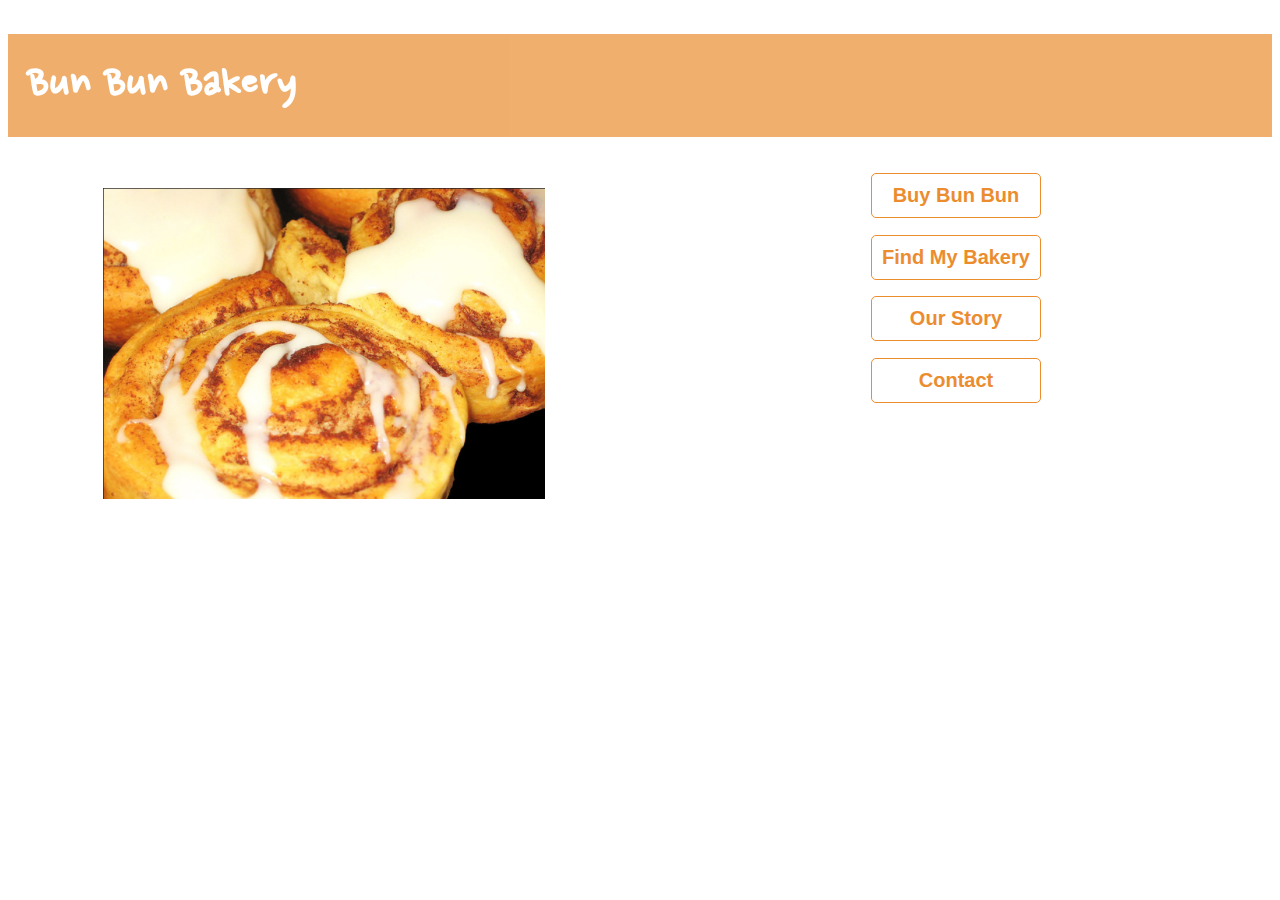
<file: assgn6/index.html>
<!DOCTYPE html>
<html>
	<!-- styles -->
	<link rel="stylesheet" type="text/css" href="styles.css">
	<link href="https://fonts.googleapis.com/css?family=Nanum+Pen+Script&display=swap" rel="stylesheet">
	
	<head>
		<title>Bun Bun Bakery</title>
	</head>

	<header>
		<h1>Bun Bun Bakery</h1>
	</header>
		
	<body>
		<div class="page">
			<div class="left">
				<img class="homebun" src="assets/bun.png" alt="Bun Bun Cinnamon Rolls">
			</div>
			<div class="left parent">
				<div class="menu center">
					<h2 class="button"> <a id="link" href="./productbrowse.html">Buy Bun Bun</a> </h2>
					<h2 class="button">Find My Bakery</h2>
					<h2 class="button">Our Story</h2>
					<h2 class="button">Contact</h2>	
				</div>	
				
			</div>
		</div>

	</body>

</html>
</file>
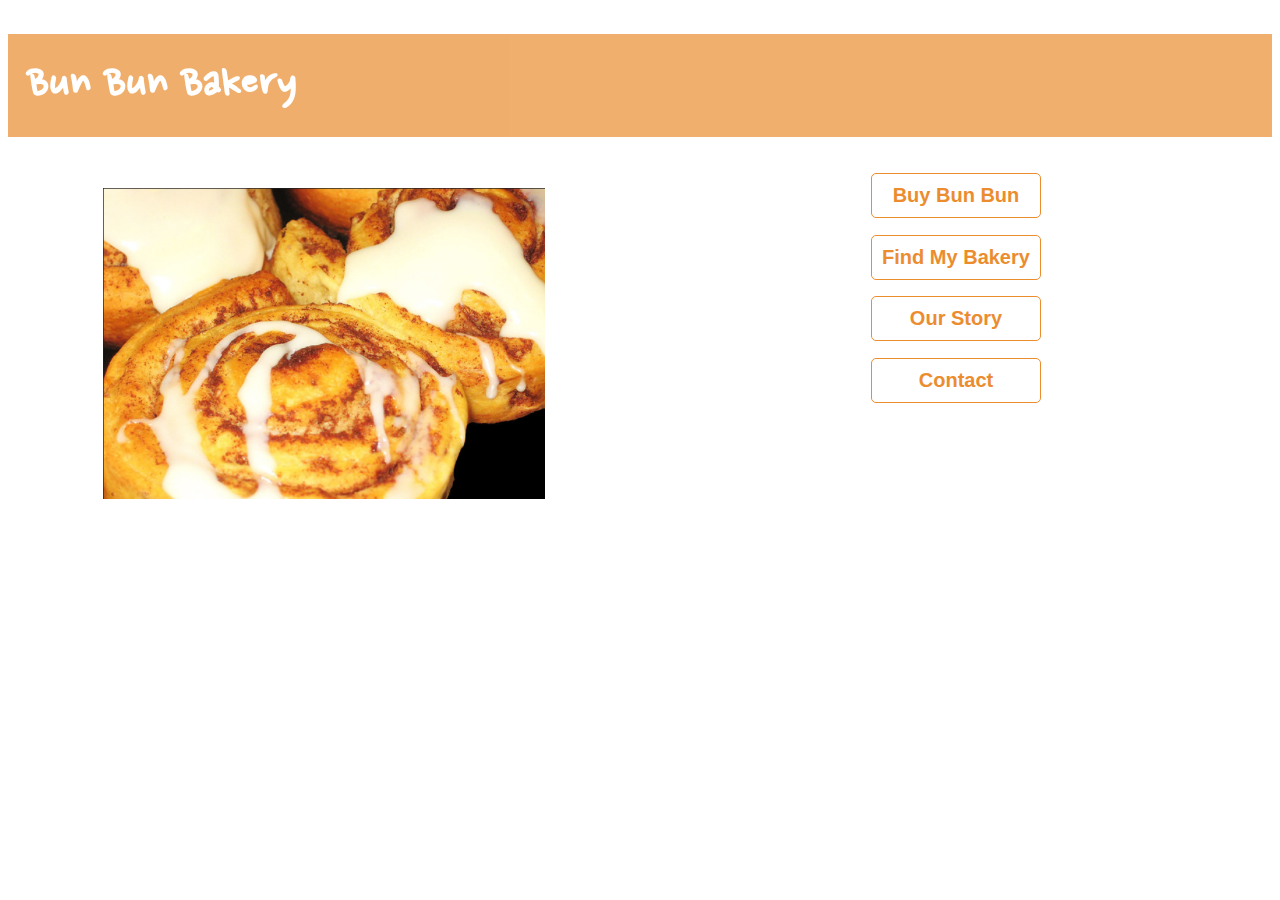
<file: homework5/index.html>
<!DOCTYPE html>
<html>
	<!-- styles -->
	<link rel="stylesheet" type="text/css" href="styles.css">
	<link href="https://fonts.googleapis.com/css?family=Nanum+Pen+Script&display=swap" rel="stylesheet">
	
	<head>
		<title>Bun Bun Bakery</title>
	</head>

	<header>
		<h1>Bun Bun Bakery</h1>
	</header>
		
	<body>
		<div class="page">
			<div class="left">
				<img class="homebun" src="bun.png" alt="Bun Bun Cinnamon Rolls">
			</div>
			<div class="left parent">
				<div class="menu center">
					<h2 class="button"> <a id="link" href="./productbrowse.html">Buy Bun Bun</a> </h2>
					<h2 class="button">Find My Bakery</h2>
					<h2 class="button">Our Story</h2>
					<h2 class="button">Contact</h2>	
				</div>	
				
			</div>
		</div>

	</body>

</html>
</file>
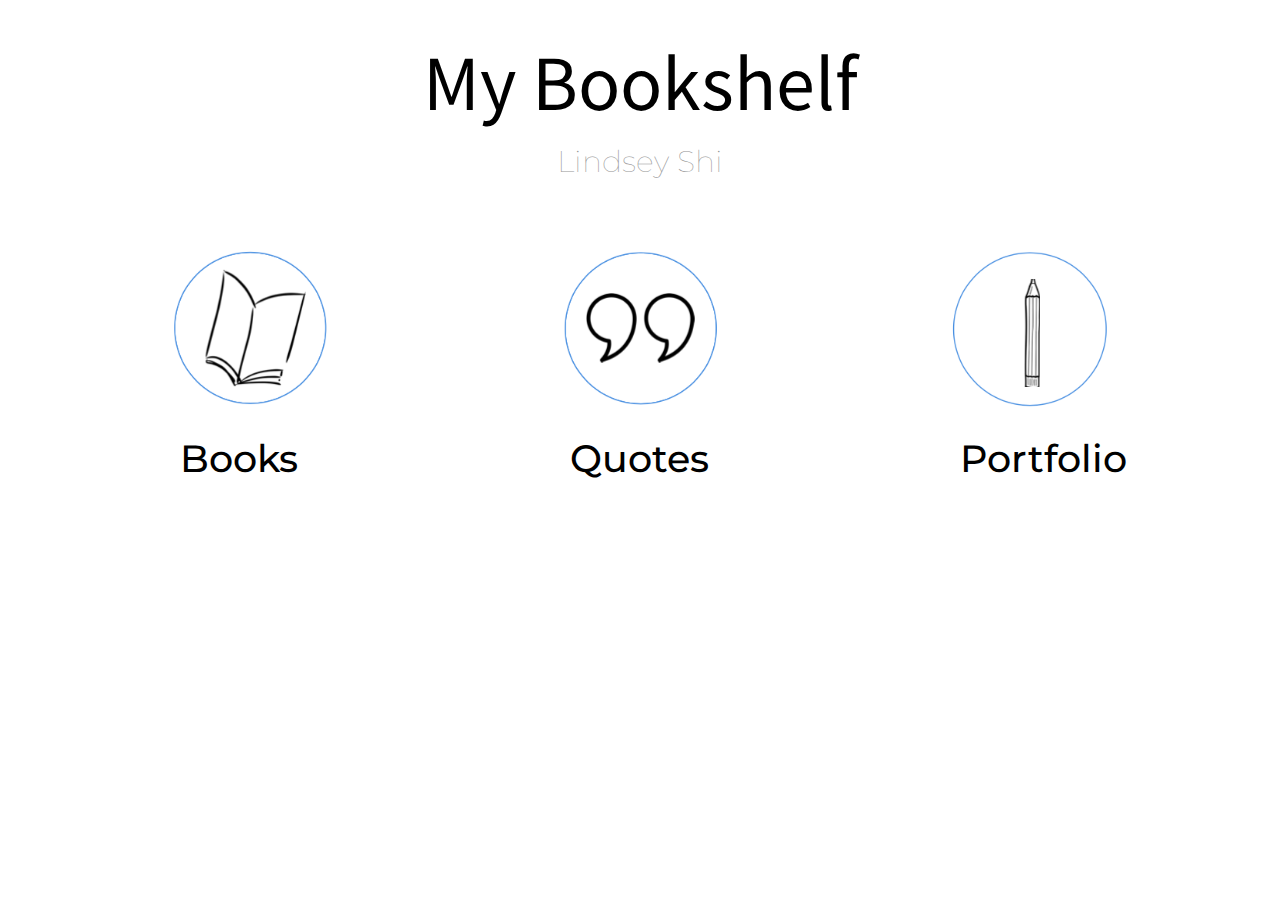
<file: homework8/index.html>
<!DOCTYPE html>
<html>
	<!-- styles -->
	<link rel="stylesheet" type="text/css" href="index-style.css">
	
	<!-- fonts -->
	<link href="https://fonts.googleapis.com/css?family=Lato|Montserrat:300|Noto+Sans+TC:400,500&display=swap" rel="stylesheet">
	
	<!-- Latest compiled and minified CSS -->
	<link rel="stylesheet" href="https://maxcdn.bootstrapcdn.com/bootstrap/3.4.0/css/bootstrap.min.css">
	<!-- animations -->
	<link rel="stylesheet" type="text/css" href="csshake.css">
	
	<!-- jQuery library -->
	<script src="https://ajax.googleapis.com/ajax/libs/jquery/3.4.1/jquery.min.js"></script>
	<!-- Latest compiled JavaScript -->
	<script src="https://maxcdn.bootstrapcdn.com/bootstrap/3.4.0/js/bootstrap.min.js"></script>

<head>
	<meta name="viewport" content="width=device-width, initial-scale=1">
	<title>
		My Bookshelf | Lindsey Shi
	</title>

</head>

<body>
	<header>
		My Bookshelf
		<h1 class="name">
			Lindsey Shi
		</h1>
	</header>
	
	<div class="container">
		<div class="row">
			<div class="col-md-4 books">
				<a id="link" href="./books-home.html">
					<div class="shake-slow shake-freeze"><img src="assets/book.png" class="homeicon" align="middle" width="160"></div>
					<div class="col1">
						<h2 class="page">Books</h2>
					</div></a>
			</div>
			<div class="col-md-4 quotes">
				<a id="link" href="./quotes-home.html">
					<div class="shake-slow shake-freeze"><img src="assets/quote.png" class="homeicon" align="middle" width="160"></div>
					<div class="col1">
						<h2 class="page">Quotes</h2>
					</div></a>
			</div>
			<div class="col-md-4 portfolio">
				<a id="link" href="./portfolio-home.html">
					<div class="shake-slow shake-freeze"><img src="assets/portfolio.png" class="homeicon" align="middle" width="160"></div>
					<div class="col1">
						<h2 class="page">Portfolio</h2>
					</div></a>
			</div>
		</div>
	</div>

</body>
</html>
</file>
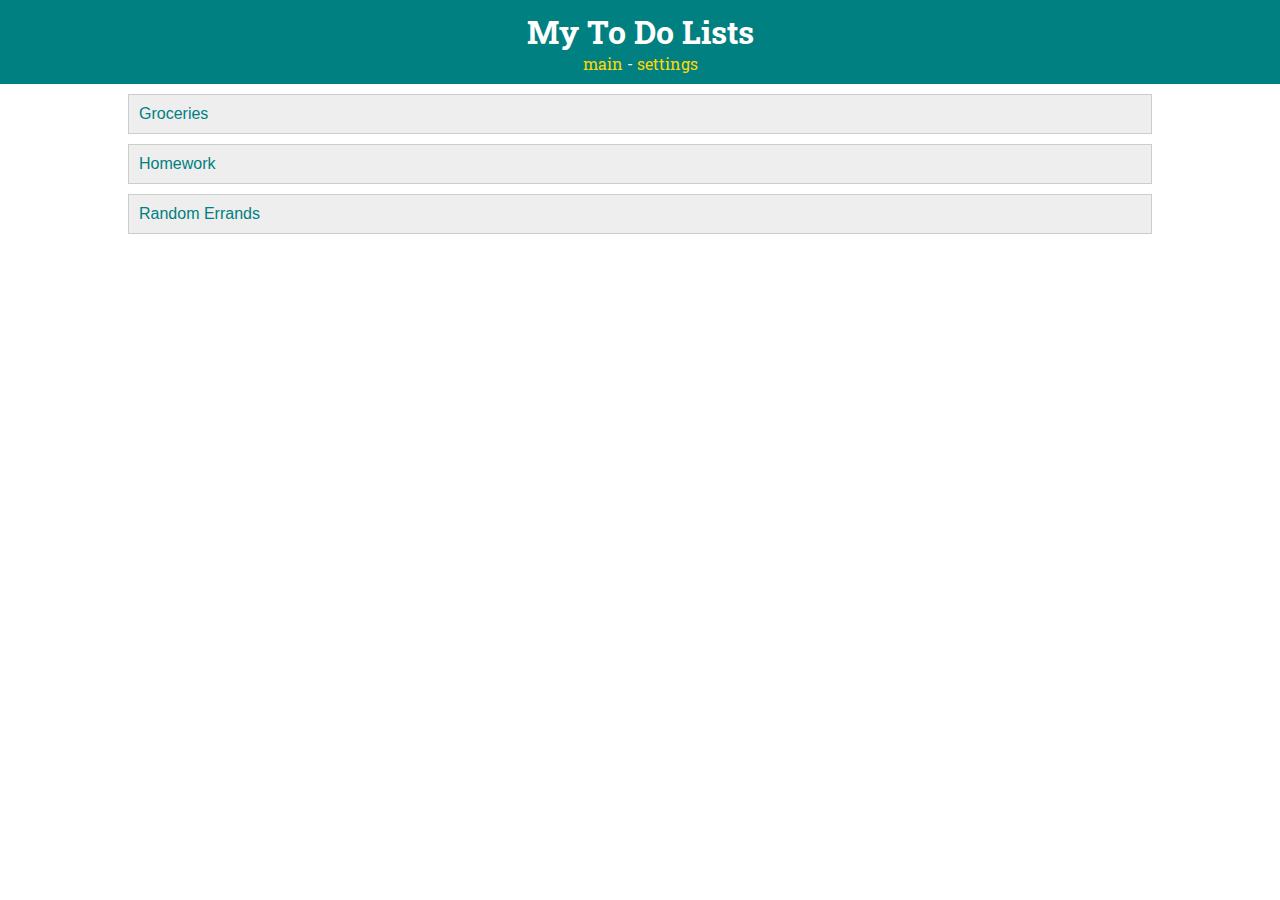
<file: week4 lab/index.html>
<!DOCTYPE html>
<html>
	<head>
		<!-- styles -->
      	<link rel="stylesheet" type="text/css" href="style.css">
      	<!-- fonts -->
		<link href="https://fonts.googleapis.com/css?family=Roboto+Slab&display=swap" rel="stylesheet">
    	<title>ToDo App</title>
    	<meta charset="UTF-8">
	</head>

	<header>
   		<h1>My To Do Lists</h1>
    	<nav>
        	<a href="index.html">main</a> -
        	<a href="settings.html">settings</a>
    	</nav>
	</header>

	<body>
    	<div id="todo-lists">
	    	<div class="list">
	       		<a href="list.html">Groceries</a>
	    	</div>

	    	<div class="list">
	       		Homework
	    	</div>

	    	<div class="list">
	       		Random Errands
	    	</div>
			</div>
	</body>

</html>
</file>
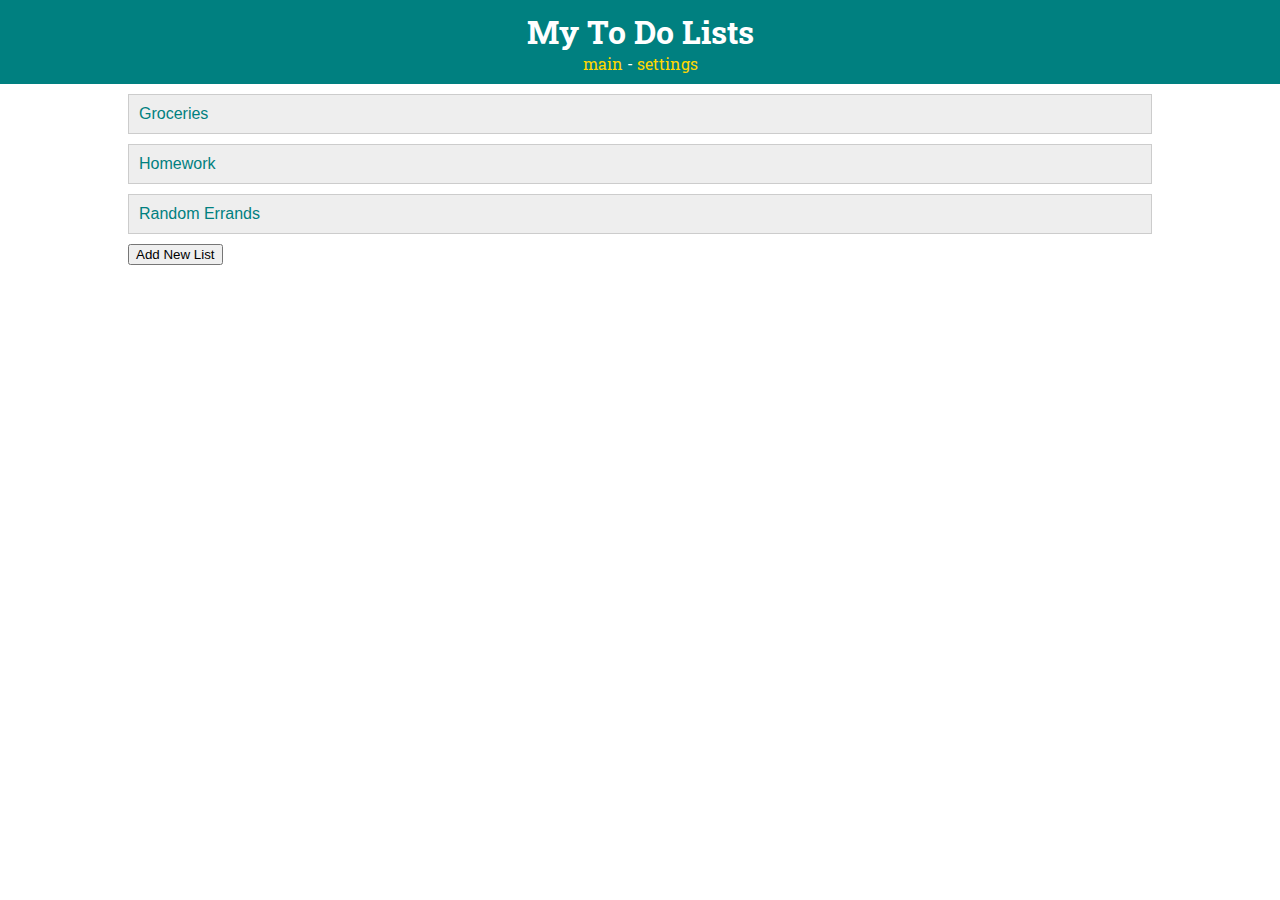
<file: week5_part1_lab/index.html>
<!DOCTYPE html>
<html>
	<head>
		<!-- styles -->
      	<link rel="stylesheet" type="text/css" href="style.css">
      	<!-- fonts -->
		<link href="https://fonts.googleapis.com/css?family=Roboto+Slab&display=swap" rel="stylesheet">
    	<title>ToDo App</title>
    	<meta charset="UTF-8">
    	<!-- javascript -->
    	<script src="main.js" type="text/javascript"></script>
	</head>

	<header>
   		<h1>My To Do Lists</h1>
    	<nav>
        	<a href="index.html">main</a> -
        	<a href="settings.html">settings</a>
    	</nav>
	</header>

	<body>
    	<div id="todo-lists">
	    	<div class="list">
	       		<a href="list.html">Groceries</a>
	    	</div>

	    	<div class="list">
	       		Homework
	    	</div>

	    	<div class="list">
	       		Random Errands
	    	</div>
	    	<button onclick="addNewList()">Add New List</button>
		</div>
	</body>

</html>
</file>
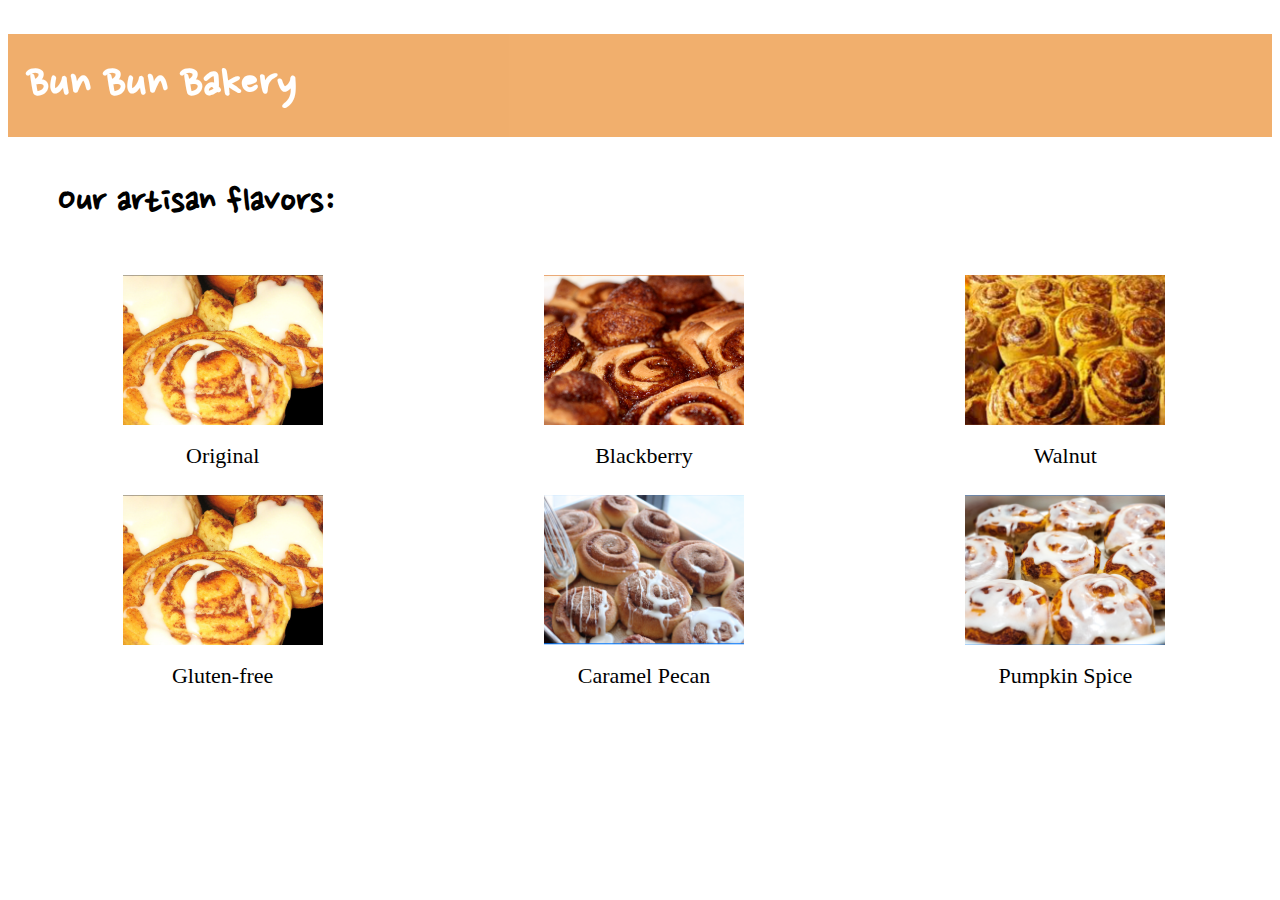
<file: assgn6/productbrowse.html>
<!DOCTYPE html>
<html>

	<link rel="stylesheet" type="text/css" href="styles.css">
	<link href="https://fonts.googleapis.com/css?family=Nanum+Pen+Script&display=swap" rel="stylesheet">	
	<head>
		<title>Products</title>
	</head>
	<header>
		<h1><a href="./index.html">Bun Bun Bakery</a></h1>
	</header>

	<body>
		<h3>Our artisan flavors:</h3>
		<main>
			<div class='row'>
				<div class='col'>
					<img width="200" height="150" class="option" src="assets/bun.png" alt="Original Bun">
					<h2 class="flavor">Original</h2>
				</div>
				<div class='col'>
					<a href="./productdetail.html"> <img width="200" height="150" class="option" src="assets/blackberry.png" alt="Blackberry Bun"> </a>
					<h2 class="flavor blackberry"> <a href="./productdetail.html">Blackberry</a></h2>
				</div>
				<div class='col'>
					<img width="200" height="150" class="option" src="assets/walnut.png" alt="Walnut Bun">
					<h2 class="flavor">Walnut</h2>
				</div>
			</div>
			<div class='row'>
				<div class='col'>
					<img width="200" height="150" class="option" src="assets/bun.png" alt="Gluten Free Bun">
					<h2 class="flavor">Gluten-free</h2>
				</div>
				<div class='col'>
					<img width="200" height="150" class="option" src="assets/caramel-pecan.png" alt="Caramel Pecan Bun">
					<h2 class="flavor">Caramel Pecan</h2>
				</div>
				<div class='col'>
					<img width="200" height="150" class="option" src="assets/pumpkin-spice.png" alt="Pumpkin Spice Bun">
					<h2 class="flavor">Pumpkin Spice</h2>
				</div>
			</div>
		</main>
	</body>

</html>
</file>
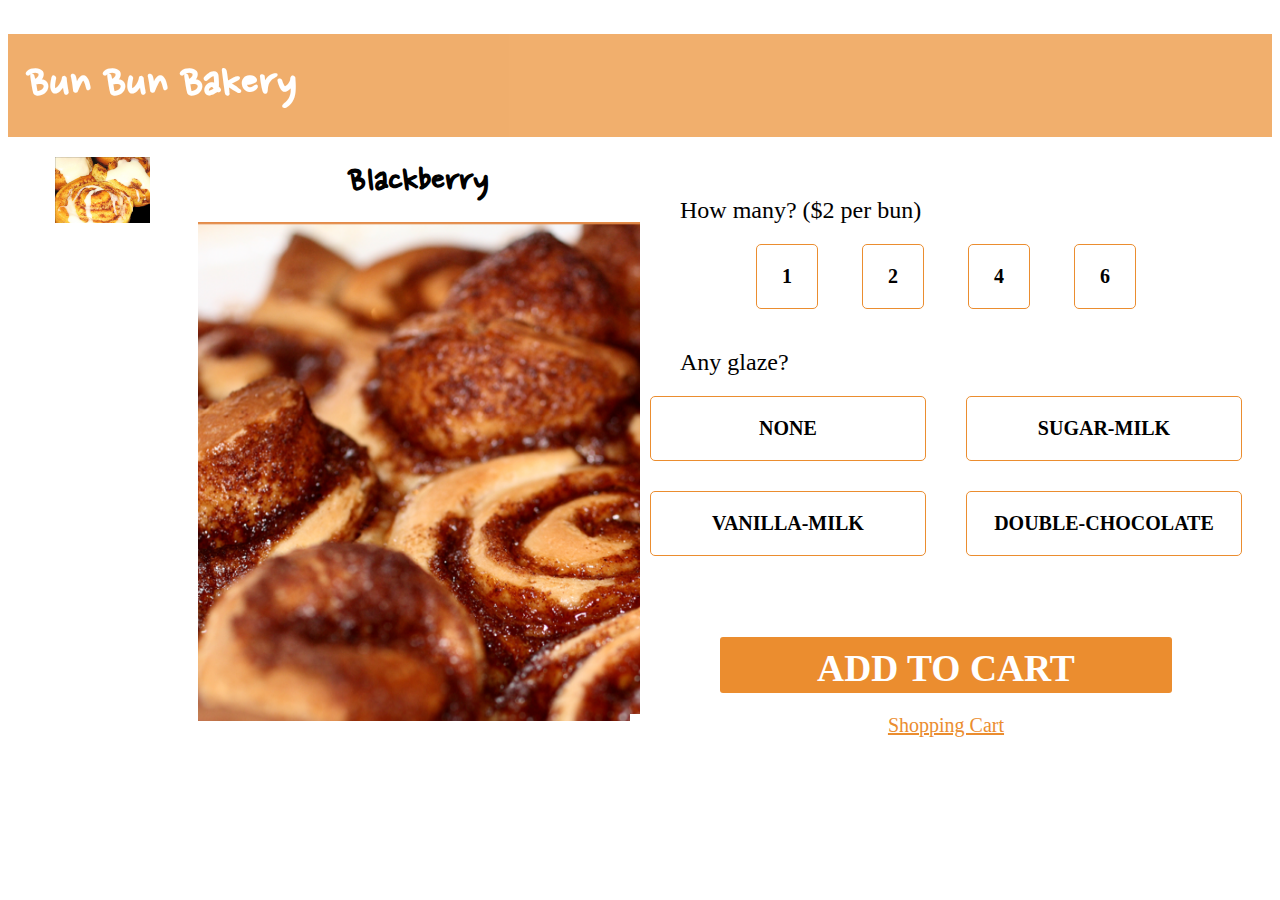
<file: assgn6/productdetail.html>
<!DOCTYPE html>
<html>
	<head>
		<!-- styles -->
		<link rel="stylesheet" type="text/css" href="styles.css">
		<!-- fonts -->
		<link href="https://fonts.googleapis.com/css?family=Nanum+Pen+Script&display=swap" rel="stylesheet">
		<!-- javascript -->
		<script type="text/javascript" src="productdetail.js"></script>
		<title>Bun Bun Bakery</title>
	</head>

	<header>
		<h1><a href="./index.html">Bun Bun Bakery</a></h1>
	</header>

	<body>
		<div class="detail">
			<div class="imglst">
				<img height="50%" width="50%" src="assets/bun.png" alt="Bun Bun Cinnamon Rolls">
			</div>
			<div class="middle">
				<h3>Blackberry</h3>
				<img src="assets/blackberry.png" alt="Bun Bun Blackberry Roll">
			</div>
			<div class="right">
				<h5>How many? ($2 per bun)</h5>
				<div class="count">
					<div class="amount">
						<h4 onclick="selectAmount(this)" id="1" >1</h4>
					</div>
					<div class="amount">
						<h4 onclick="selectAmount(this)" id="2">2</h4>
					</div>
					<div class="amount">
						<h4 onclick="selectAmount(this)" id="4">4</h4>
					</div>
					<div class="amount">
						<h4 onclick="selectAmount(this)" id="6">6</h4>
					</div>
				</div>	
				
				<div>
					<h5>Any glaze?</h5>
					<div class="option_row">
						<div class="glaze">
							<h4 onclick="selectGlaze(this)">NONE</h4>
						</div>
						<div class="glaze">
							<h4 onclick="selectGlaze(this)">SUGAR-MILK</h4>
						</div>
					</div>
					<div class="option_row">
						<div class="glaze">
							<h4 onclick="selectGlaze(this)">VANILLA-MILK</h4>
						</div>
						<div class="glaze">
							<h4 onclick="selectGlaze(this)">DOUBLE-CHOCOLATE</h4>
						</div>
					</div>
				</div>

				<div class="total">
					<h2 id="totalamt"></h2>
				</div>

				<div class="cart">
					<h2> <a href="./shoppingcart.html" type="link">ADD TO CART</a></h2>
				</div>

				<h2 id="toCart"><a href="./shoppingcart.html" type="link">Shopping Cart</a> </h2>
			</div>
		</div>

	</body>

</html>
</file>
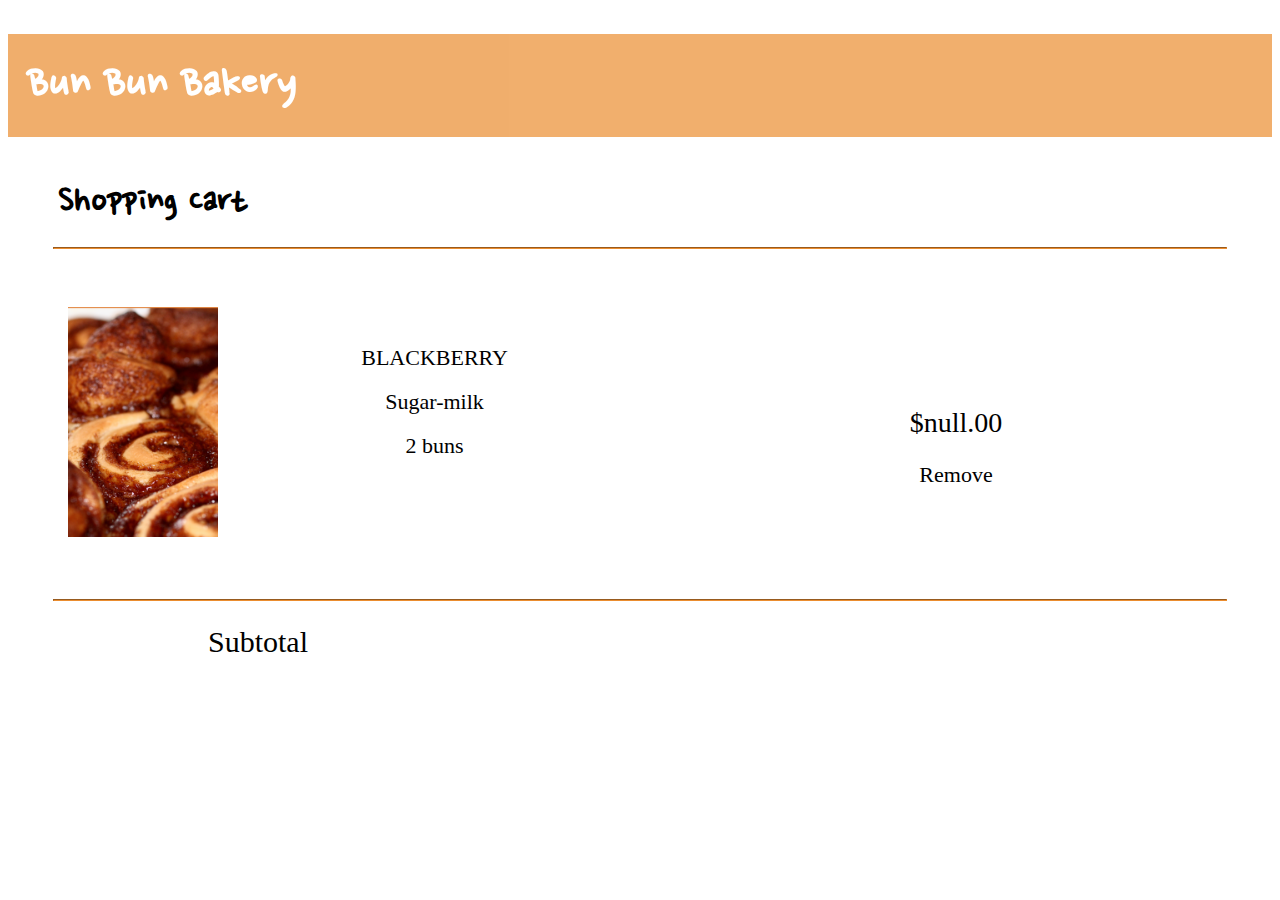
<file: assgn6/shoppingcart.html>
<!DOCTYPE html>
<html>
	<!-- styles -->
	<link rel="stylesheet" type="text/css" href="styles.css">
	<link href="https://fonts.googleapis.com/css?family=Nanum+Pen+Script&display=swap" rel="stylesheet">
	<!-- javascript -->
	<script type="text/javascript" src="productdetail.js"></script>
	
	<head>
		<title>Bun Bun Bakery</title>
	</head>

	<header>
		<h1><a href="./index.html">Bun Bun Bakery</a></h1>
	</header>

	<body>
		<h3>Shopping Cart</h3>
		<hr class="linebreak">
		<div> <!-- product list part -->
			<div class="left">
				<div class="leftimg">
					<img id="cartimg" src="assets/blackberry.png" alt="Bun Bun Blackberry Roll">
				</div>
				<div class="leftimg parent" id="info">
					<h2 class="cartflavor">BLACKBERRY</h2>
					<h2 class="cartflavor">Sugar-milk</h2>
					<h2 class="cartflavor">2 buns</h2>
				</div>
			</div>
			<div class="left parent">
				<h2 class="cartflavor" id="finalAmt">$0.00</h2>
				<h2 class="cartflavor" onclick="removeCart(0)">Remove</h2>
			</div>
		
		</div>

		<div class="totals">
			<hr class="linebreak" id="bottomline">
			<h2 class="cartflavor subtotal">
				Subtotal
			</h2>
			<h2 class="cartflavor" id="finalAmt"></h2>
		</div>

	</body>
</html>
</file>
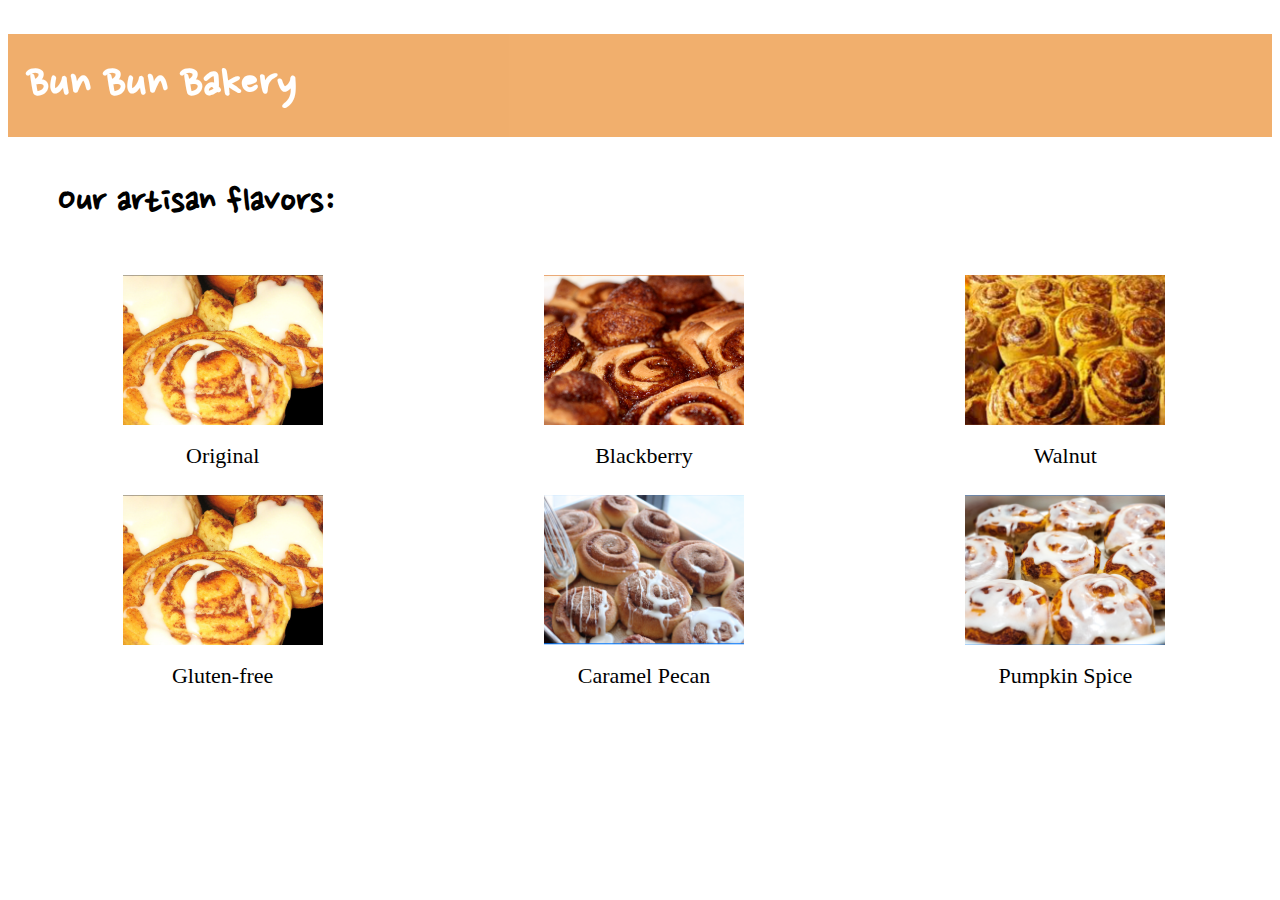
<file: homework5/productbrowse.html>
<!DOCTYPE html>
<html>

	<link rel="stylesheet" type="text/css" href="styles.css">
	<link href="https://fonts.googleapis.com/css?family=Nanum+Pen+Script&display=swap" rel="stylesheet">	
	<head>
		<title>Products</title>
	</head>
	<header>
		<h1><a href="./index.html">Bun Bun Bakery</a></h1>
	</header>

	<body>
		<h3>Our artisan flavors:</h3>
		<main>
			<div class='row'>
				<div class='col'>
					<img width="200" height="150" class="option" src="bun.png" alt="Original Bun">
					<h2 class="flavor">Original</h2>
				</div>
				<div class='col'>
					<a href="./productdetail.html"> <img width="200" height="150" class="option" src="blackberry.png" alt="Blackberry Bun"> </a>
					<h2 class="flavor blackberry"> <a href="./productdetail.html">Blackberry</a></h2>
				</div>
				<div class='col'>
					<img width="200" height="150" class="option" src="walnut.png" alt="Walnut Bun">
					<h2 class="flavor">Walnut</h2>
				</div>
			</div>
			<div class='row'>
				<div class='col'>
					<img width="200" height="150" class="option" src="bun.png" alt="Gluten Free Bun">
					<h2 class="flavor">Gluten-free</h2>
				</div>
				<div class='col'>
					<img width="200" height="150" class="option" src="caramel-pecan.png" alt="Caramel Pecan Bun">
					<h2 class="flavor">Caramel Pecan</h2>
				</div>
				<div class='col'>
					<img width="200" height="150" class="option" src="pumpkin-spice.png" alt="Pumpkin Spice Bun">
					<h2 class="flavor">Pumpkin Spice</h2>
				</div>
			</div>
		</main>
	</body>

</html>
</file>
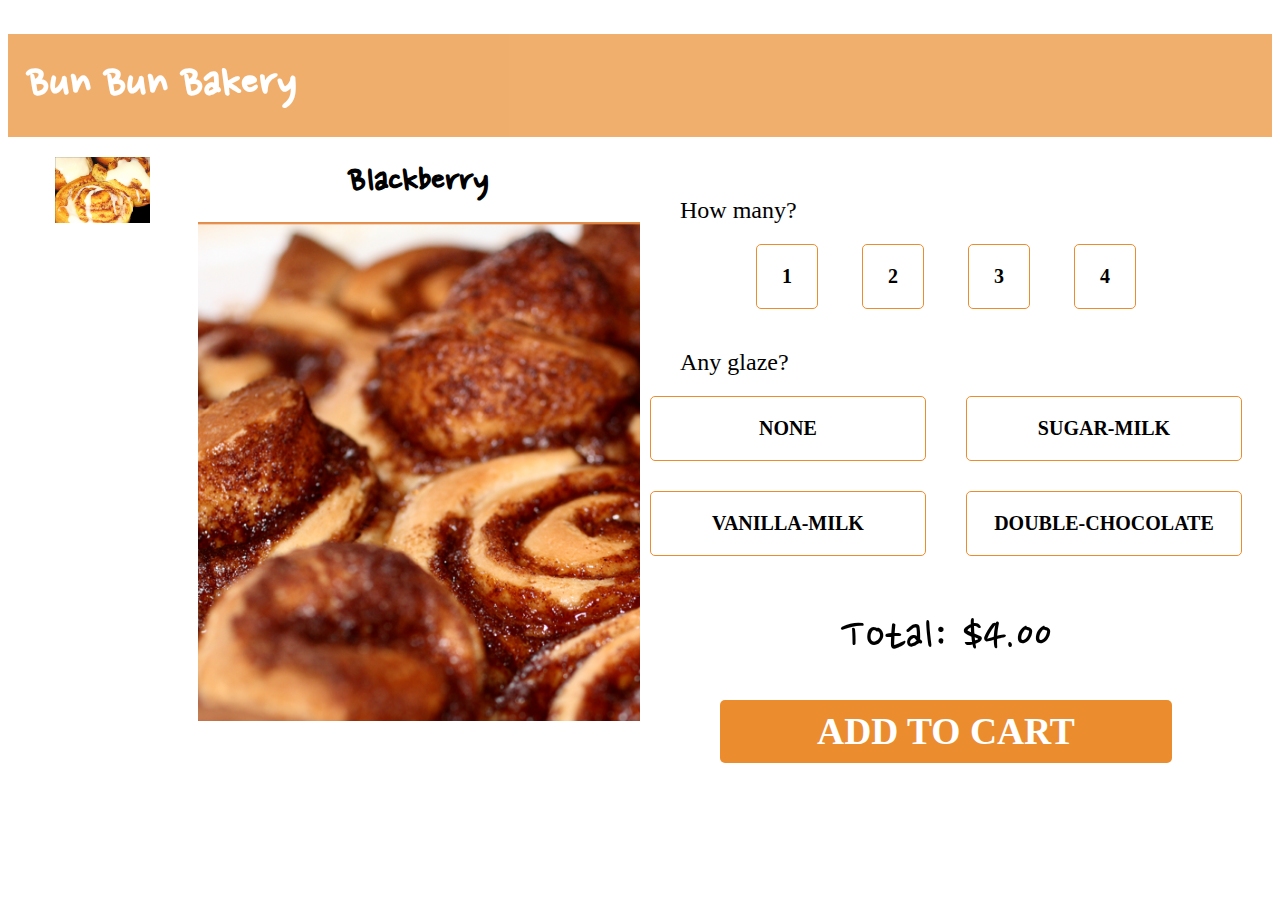
<file: homework5/productdetail.html>
<!DOCTYPE html>
<html>
	<!-- styles -->
	<link rel="stylesheet" type="text/css" href="styles.css">
	<link href="https://fonts.googleapis.com/css?family=Nanum+Pen+Script&display=swap" rel="stylesheet">
	
	<head>
		<title>Bun Bun Bakery</title>
	</head>

	<header>
		<h1><a href="./index.html">Bun Bun Bakery</a></h1>
	</header>

	<body>
		<div class="detail">
			<div class="imglst">
				<img height="50%" width="50%" src="bun.png" alt="Bun Bun Cinnamon Rolls">
			</div>
			<div class="middle">
				<h3>Blackberry</h3>
				<img src="blackberry.png" alt="Bun Bun Cinnamon Rolls">
			</div>
			<div class="right">
				<div class="count">
					<h5>How many?</h5>
					<div class="amount">
						<h4>1</h4>
					</div>
					<div class="amount">
						<h4>2</h4>
					</div>
					<div class="amount">
						<h4>3</h4>
					</div>
					<div class="amount">
						<h4>4</h4>
					</div>
				</div>	
				
				<div>
					<h5>Any glaze?</h5>
					<div class="option_row">
						<div class="glaze">
							<h4>NONE</h4>
						</div>
						<div class="glaze">
							<h4>SUGAR-MILK</h4>
						</div>
					</div>
					<div class="option_row">
						<div class="glaze">
							<h4>VANILLA-MILK</h4>
						</div>
						<div class="glaze">
							<h4>DOUBLE-CHOCOLATE</h4>
						</div>
					</div>
				</div>

				<div class="total">
					<h2>Total: $4.00</h2>
				</div>

				<div class="cart">
					<h2>ADD TO CART</h2>
				</div>
			</div>
		</div>

	</body>

</html>
</file>
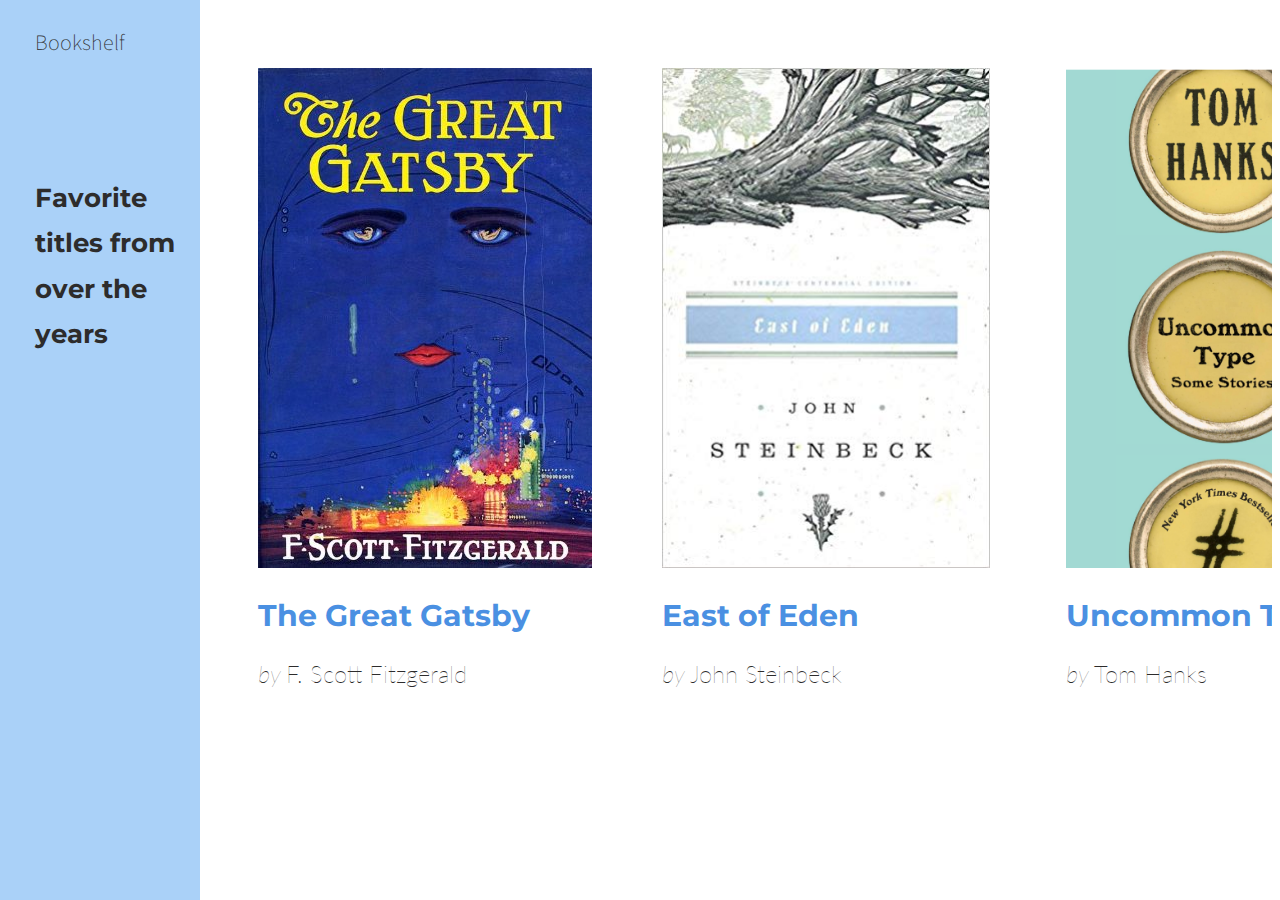
<file: homework8/books-home.html>
<!DOCTYPE html>
<html>
	<!-- fonts -->
	<link href="https://fonts.googleapis.com/css?family=Lato|Montserrat:300|Noto+Sans+TC:400,500&display=swap" rel="stylesheet">

	<!-- styles -->
	<link rel="stylesheet" type="text/css" href="books-style.css">

	<!-- jQuery library -->
	<script src="https://ajax.googleapis.com/ajax/libs/jquery/3.4.1/jquery.min.js"></script>

	<!-- Latest compiled JavaScript -->
	<script src="https://maxcdn.bootstrapcdn.com/bootstrap/3.4.0/js/bootstrap.min.js"></script>

<head>
	<title>
		Books | My Bookshelf
	</title>
</head>
<body>
	<div class="sidebar">
		<a href="./index.html" id="link"><h4>Bookshelf</h4></a>
		<h1>Favorite titles from over the years</h1>
	</div>

	<div class="container booksrow">
		<div class="row">
			<div class="col-md-4 books gatsby">
				<img src="assets/great-gatsby.jpg" class="cover">
				<h2>The Great Gatsby</h2>
				<h3><content>by </content> F. Scott Fitzgerald</h3>
			</div>

			<div class="col-md-4 books eden">
				<img src="assets/east-of-eden.jpg" class="cover">
				<h2>East of Eden</h2>
				<h3><content>by </content> John Steinbeck</h3>
			</div>

			<div class="col-md-4 books uncommon">
				<img src="assets/uncommon-type.png" class="cover">
				<h2>Uncommon Type</h2>
				<h3><content>by </content> Tom Hanks</h3>
			</div>

			<div class="col-md-4 books atonement">
				<img src="assets/atonement.png" height="500px" width="auto" class="cover">
				<h2>Atonement</h2>
				<h3><content>by </content> Ian McEwan</h3>
			</div>

			<div class="col-md-4 books horses">
				<img src="assets/horses.png" height="500px" width="auto" class="cover">
				<h2>All the Pretty Horses</h2>
				<h3><content>by </content> Cormac McCarthy</h3>
			</div>

			<div class="col-md-4 books pride">
				<img src="assets/pride.png" height="500px" width="auto" class="cover">
				<h2>Pride and Prejudice</h2>
				<h3><content>by </content> Jane Austen</h3>
			</div>

			<div class="col-md-4 books kafka">
				<img src="assets/kafka.jpg" height="500px" width="auto" class="cover">
				<h2>Kafka on the Shore</h2>
				<h3><content>by </content> Haruki Murakami</h3>
			</div>

			<div class="col-md-4 books secret">
				<img src="assets/secret.png" height="500px" width="auto" class="cover">
				<h2>The Secret in Their Eyes</h2>
				<h3><content>by </content> Eduardo Sacheri</h3>
			</div>
		</div>
	</div>
</body>
</html>
</file>
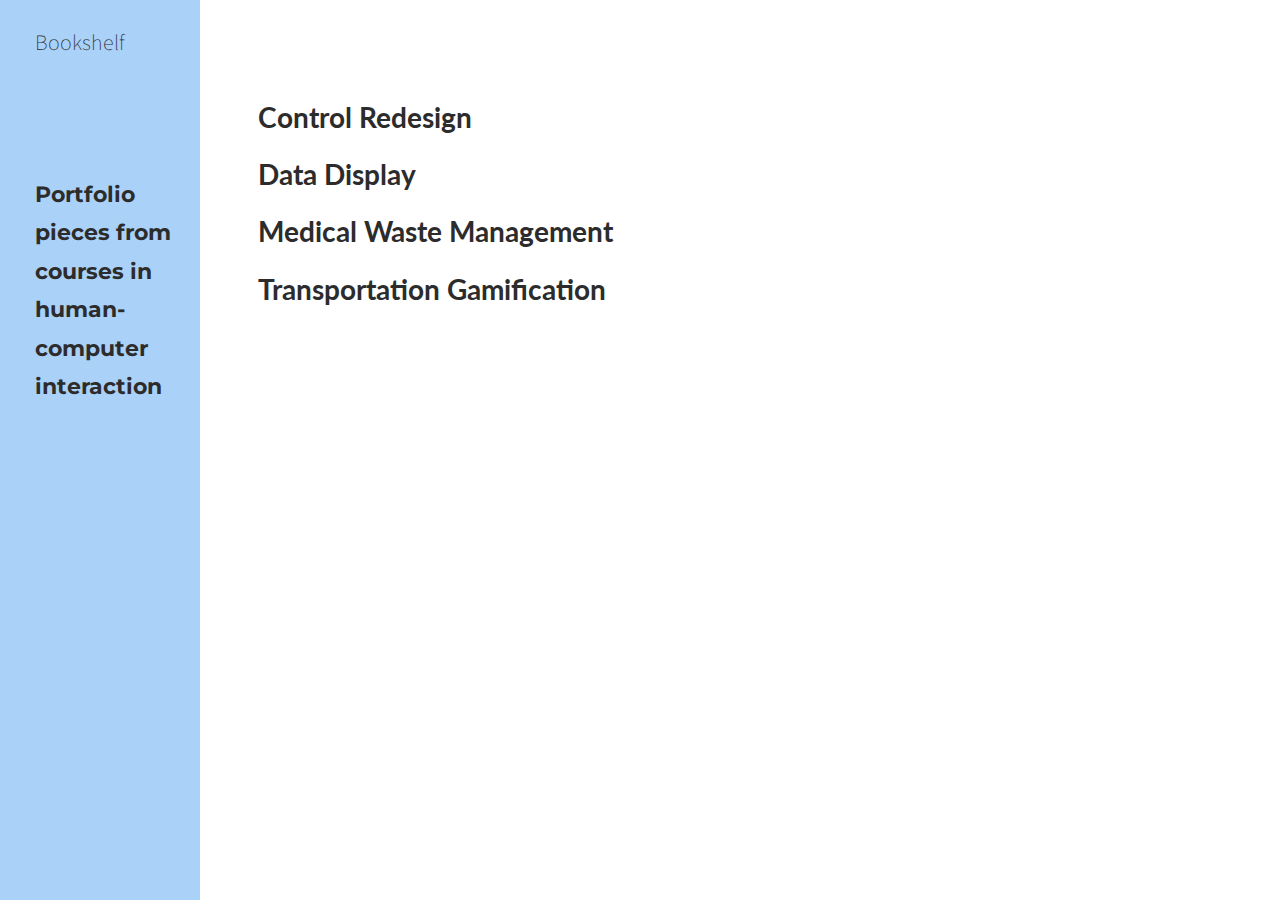
<file: homework8/portfolio-home.html>
<!DOCTYPE html>
<html>
<head>
	<!-- styles -->
	<link rel="stylesheet" type="text/css" href="portfolio-style.css">
	
	<!--javascript -->
	<script type="text/javascript" src="quotes-js.js"></script>

	<!-- font -->
	<link href="https://fonts.googleapis.com/css?family=Lato|Montserrat:300|Noto+Sans+TC:400,500&display=swap" rel="stylesheet">
	

	<title>
		Portfolio | My Bookshelf
	</title>
</head>
<body>
	<div class="sidebar">
		<a href="./index.html" id="link"><h4>Bookshelf</h4></a>
		<h1>Portfolio pieces from courses in human-computer interaction</h1>
	</div>

	<div class="pieces">
		<a href="resources/control.pdf"><h2>Control Redesign</h2></a>

		<a href="resources/data.pdf"><h2>Data Display</h2></a>

		<a href="resources/medical.pdf"><h2>Medical Waste Management</h2></a>

		<a href="transport.pdf"><h2>Transportation Gamification</h2></a>
	</div>
</body>
</html>
</file>
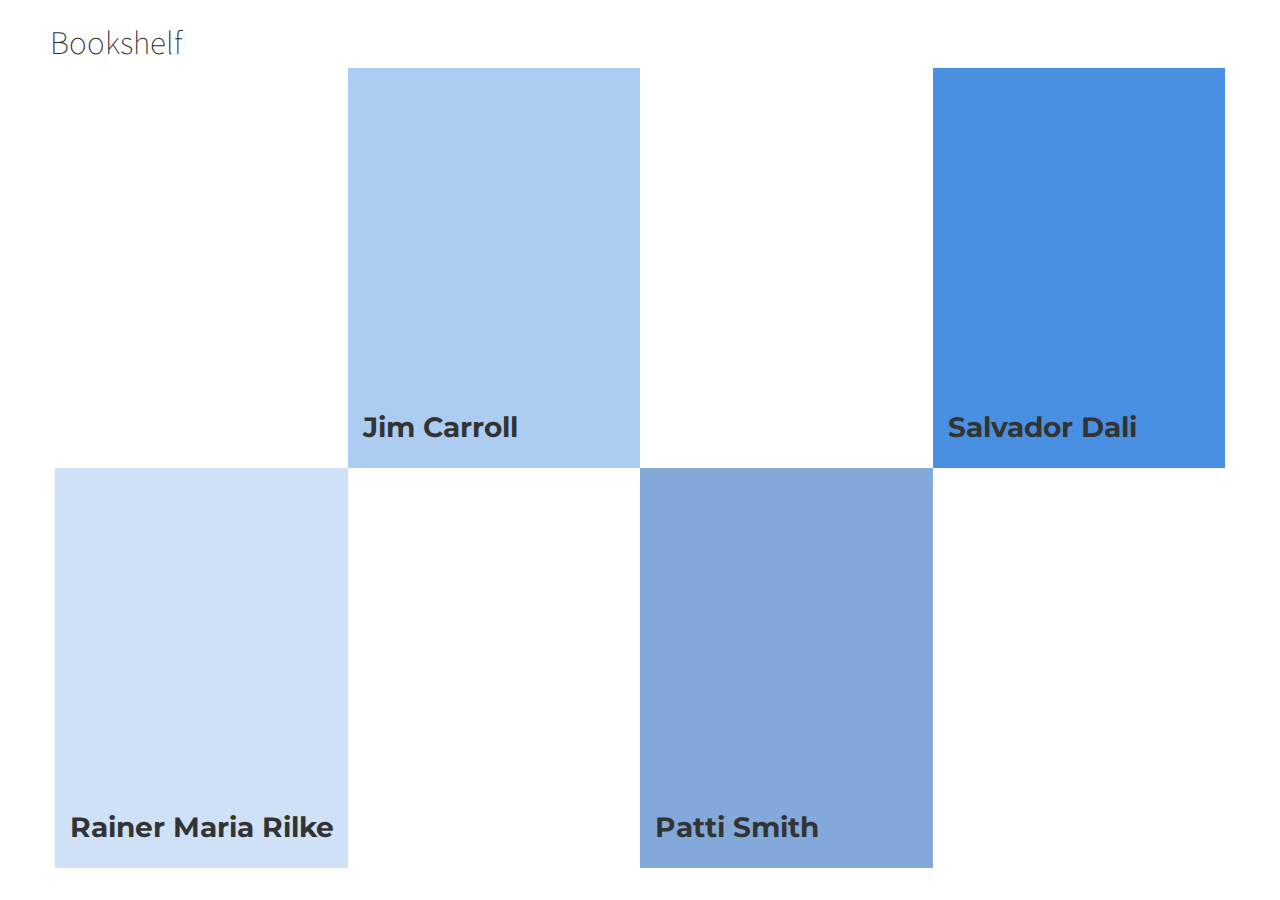
<file: homework8/quotes-home.html>
<!DOCTYPE html>
<html>
	<!-- styles -->
	<link rel="stylesheet" type="text/css" href="quotes-style.css">
	
	<!--javascript -->
	<script type="text/javascript" src="quotes-js.js"></script>

	<!-- font -->
	<link href="https://fonts.googleapis.com/css?family=Lato|Montserrat:300|Noto+Sans+TC:400,500&display=swap" rel="stylesheet">
	
	<!-- Latest compiled and minified CSS -->
	<link rel="stylesheet" href="https://maxcdn.bootstrapcdn.com/bootstrap/3.4.0/css/bootstrap.min.css">
	<!-- animations -->
	<link rel="stylesheet" type="text/css" href="csshake.css">
	
	<!-- jQuery library -->
	<script src="https://ajax.googleapis.com/ajax/libs/jquery/3.4.1/jquery.min.js"></script>
	<!-- Latest compiled JavaScript -->
	<script src="https://maxcdn.bootstrapcdn.com/bootstrap/3.4.0/js/bootstrap.min.js"></script>

<head>
	<title>
		Quotes | My Bookshelf
	</title>
</head>
<body>
	<div class="header">
		<a href="./index.html" id="link"><h4 class="return">Bookshelf</h4></a>
	</div>
	<div class="container quote">
		<div class="row">
			<div class="col-md-3 col-lg-3 blank"></div>

			<div class="col-md-3 col-lg-3 block two">
				<p class="text" onmouseover="expandQuote(this)" onmouseout="hideQuote2(this)">
					...and our love is that rusted bottle ...pointing north,
					the direction which we turn, conjuring up our silver knives
					and spoons and erasing messages in the sand, where you wrote
					“freezing in the arctic of our dreams,” and I said
					“yes” delaying the cold medium for a time
					while you continued to “cultivate our possessions”
					as the moon probably “continued” to cradle.
				</p>
				<h3 class="source">
					Jim Carroll
				</h3>
			</div>

			<div class="col-md-3 col-lg-3 blank"></div>

			<div class="col-md-3 block four">
				<p class="text" onmouseover="expandQuote(this)" onmouseout="hideQuote4(this)">
					We resembled each other like two drops of water, but we had different reflections. He was probably a first version of myself, but conceived too much in the absolute.
				</p>
				<h3 class="source">
					Salvador Dali
				</h3>
			</div>
		</div>

		<div class="row">
			<div class="col-md-3 col-lg-3 block one">
				<p class="text" onmouseover="expandQuote(this)" onmouseout="hideQuote1(this)">
					So you must not be frightened if a sadness rises up before you larger than any you have ever seen; if a restiveness, like light and cloudshadows, passes over your hands and over all you do. You must think that something is happening with you, that life has not forgotten you, that it holds you in its hand; it will not let you fall.
				</p>
				<h3 class="source">
					Rainer Maria Rilke
				</h3>
			</div>

			<div class="col-md-3 col-lg-3 blank"></div>

			<div class="col-md-3 col-lg-3 block three">
				<p class="text" onmouseover="expandQuote(this)" onmouseout="hideQuote3(this)">
					One cannot approximate truth, add nor take away, for there is no one on earth like the true shepherd and there is nothing in heaven like the suffering of real life.
				</p>
				<h3 class="source">
					Patti Smith
				</h3>
			</div>

			<div class="col-md-3 col-lg-3 blank"></div>
		</div>
	</div>

</body>
</html>
</file>
<file: assgn6/styles.css>
main {
	grid-template-rows: auto auto;
	grid-template-columns: auto auto auto;
	grid-row-gap: 50px;
	grid-column-gap: 20px;
	justify-content: center;
	grid-auto-flow: row;
	align-content: center;
}


h1 {
	text-align: left;
	padding-left: 20px;
	padding-top: 20px;
	padding-bottom: 20px;
	font-family: 'Nanum Pen Script', cursive;
	font-size: 50px;
	background-color: #eb8d2f;
	opacity: 0.7;
	color: white;
	margin-bottom: 20px;
}

a {
	text-decoration-line: none;
	color: inherit;
}

/* Home Page */

.menu {
	text-align: center;
	color: #eb8d2f;
	font-family: 'Avenir', sans-serif;
	font-weight: normal;
	display: inline-block;

}

.browse a {
	
	color: #eb8d2f;
}

.button {
	border: 1px solid;
	padding: 10px;
	border-radius: 5px;
	font-size: 20px;
	color: #eb8d2f;
}


h3 {
	font-family: 'Nanum Pen Script', cursive;
	font-size: 40px;
	padding-left: 50px;
}

.bun {
	height: 200px;
	width: 500px;
}

.left {
	float: left;
	width: 50%;
}

.page: after {
	content: "";
	display: table;
	clear: both;
}

.homebun {
	display: block;
	margin-left: auto;
	margin-right: auto;
	width: 70%;
	margin-top: 5%;
}

.center {
	margin: auto;
}

.parent {
	text-align: center;
}

#link {
	color: #eb8d2f;
}


/* Product Browse Page */
.row {
	display: flex;
	padding: 0 4px;
	width: 100%;
	text-align: center;
}

.col {
  flex: 33.3%;
  padding: 0 4px;
}

.col img {
  margin-top: 8px;
  vertical-align: middle;

}

.option {
	object-fit: cover;
}

.flavor {
	font-family: 'Avenir';
	font-size: 22px;
	font-weight: lighter;
}

/* Product Detail Page */

.imglst {
	text-align: center;
	float: left;
	width: 15%;
}

.detail: after {
	content: "";
	display: table;
	clear: both;
}

.middle {
	text-align: center;
	margin: auto;
	width: 35%;
	float: left;
	overflow: hidden;
}

.right {
	text-align: center;
	width: 50%;
	float: left;
	margin-left: -10px;
}

.middle img {
	height: 500px;
	margin: -5px 10px -5px -30px;
}

.middle h3 {
	margin: 0px;
	margin-bottom: 20px;
	text-align: center;
	padding: 0px;
}

.amount {
	display: inline-block;
	font-family: Avenir;
	font-size: 20px;
	text-align: center;
	border: 1px solid;
	border-radius: 5px;
	font-size: 20px;
	color: #eb8d2f;
	margin-top: -20px;
	padding: 20px;
	margin-right: 20px;
	margin-left: 20px;
}

.glaze {
	display: inline-block;
	font-family: Avenir;
	font-size: 20px;
	text-align: center;
	border: 1px solid;
	border-radius: 5px;
	font-size: 20px;
	color: #eb8d2f;
	margin-top: -20px;
	margin-bottom: 50px;
	padding: 20px;
	margin-right: 20px;
	margin-left: 20px;
	float: left;
	width: 50%;
}

.amount h4, .glaze h4 {
	color: black;
	padding-left: 5px;
	padding-right: 5px;
	margin: 0px;
}

.option_row {
	display: flex;
}

h5 {
	font-family: Avenir;
	font-size: 24px;
	font-weight: lighter;
	text-align: left;
	padding-left: 50px;
}

.total h2 {
	font-family: 'Nanum Pen Script', cursive;
	font-size: 50px;
	font-weight: lighter;
	text-align: center;
	margin: 0px;
}

.cart {
	font-family: Avenir;
	font-size: 25px;
	font-weight: lighter;
	text-align: center;
	background-color: #eb8d2f;
	color: white;
	margin-left: 90px;
	margin-right: 90px;
	border-radius: 3px;

}

.cart h2 {
	padding-top: 10px;
	padding-bottom: 3px;
}

/* shopping cart link */
#toCart {
	font-family: Avenir;
	font-size: 20px;
	font-weight: lighter;
	text-align: center;
	color: #eb8d2f;
	background-color: white;
	border-radius: 0px;
	text-decoration: underline;
	margin-top: -10px;
}

/*shopping cart page */

.linebreak {
	border-color: #eb8d2f;
	border-width: 1px;
	margin-left: 45px;
	margin-right: 45px;
	margin-top: -20px;

}

.leftimg {
	float: left;
	width: 45%

}

#cartimg {
	object-fit: cover;
	height: 230px;
	width: 150px;
	margin-left: 60px;
	margin-top: 50px;
}

.cartflavor {
	font-family: 'Avenir';
	font-size: 22px;
	font-weight: lighter;
}

#info {
	margin-top: 70px;
}

#finalAmt {
	font-size: 28px;
	text-align: center;
	margin-top: 150px;
}

#bottomline {
	margin-top: 350px;
}

.subtotal {
	margin-left: 200px;
	font-size: 30px;
}
</file>
<file: homework5/styles.css>
main {
	grid-template-rows: auto auto;
	grid-template-columns: auto auto auto;
	grid-row-gap: 50px;
	grid-column-gap: 20px;
	justify-content: center;
	grid-auto-flow: row;
	align-content: center;
}


h1 {
	text-align: left;
	padding-left: 20px;
	padding-top: 20px;
	padding-bottom: 20px;
	font-family: 'Nanum Pen Script', cursive;
	font-size: 50px;
	background-color: #eb8d2f;
	opacity: 0.7;
	color: white;
	margin-bottom: 20px;
}

a {
	text-decoration-line: none;
	color: inherit;
}

/* Home Page */

.menu {
	text-align: center;
	color: #eb8d2f;
	font-family: 'Avenir', sans-serif;
	font-weight: normal;
	display: inline-block;

}

.browse a {
	
	color: #eb8d2f;
}

.button {
	border: 1px solid;
	padding: 10px;
	border-radius: 5px;
	font-size: 20px;
	color: #eb8d2f;
}


h3 {
	font-family: 'Nanum Pen Script', cursive;
	font-size: 40px;
	padding-left: 50px;
}

.bun {
	height: 200px;
	width: 500px;
}

.left {
	float: left;
	width: 50%;
}

.page: after {
	content: "";
	display: table;
	clear: both;
}

.homebun {
	display: block;
	margin-left: auto;
	margin-right: auto;
	width: 70%;
	margin-top: 5%;
}

.center {
	margin: auto;
}

.parent {
	text-align: center;
}

#link {
	color: #eb8d2f;
}


/* Product Browse Page */
.row {
	display: flex;
	padding: 0 4px;
	width: 100%;
	text-align: center;
}

.col {
  flex: 33.3%;
  padding: 0 4px;
}

.col img {
  margin-top: 8px;
  vertical-align: middle;

}

.option {
	object-fit: cover;
}

.flavor {
	font-family: 'Avenir';
	font-size: 22px;
	font-weight: lighter;
}

/* Product Detail Page */

.imglst {
	text-align: center;
	float: left;
	width: 15%;
}

.detail: after {
	content: "";
	display: table;
	clear: both;
}

.middle {
	text-align: center;
	margin: auto;
	width: 35%;
	float: left;
	overflow: hidden;
}

.right {
	text-align: center;
	width: 50%;
	float: left;
	margin-left: -10px;
}

.middle img {
	height: 500px;
	margin: -5px 10px -5px -30px;
}

.middle h3 {
	margin: 0px;
	margin-bottom: 20px;
	text-align: center;
	padding: 0px;
}

.amount {
	display: inline-block;
	font-family: Avenir;
	font-size: 20px;
	text-align: center;
	border: 1px solid;
	border-radius: 5px;
	font-size: 20px;
	color: #eb8d2f;
	margin-top: -20px;
	padding: 20px;
	margin-right: 20px;
	margin-left: 20px;
}

.glaze {
	display: inline-block;
	font-family: Avenir;
	font-size: 20px;
	text-align: center;
	border: 1px solid;
	border-radius: 5px;
	font-size: 20px;
	color: #eb8d2f;
	margin-top: -20px;
	margin-bottom: 50px;
	padding: 20px;
	margin-right: 20px;
	margin-left: 20px;
	float: left;
	width: 50%;
}

.amount h4, .glaze h4 {
	color: black;
	padding-left: 5px;
	padding-right: 5px;
	margin: 0px;
}

.option_row {
	display: flex;
}

h5 {
	font-family: Avenir;
	font-size: 24px;
	font-weight: lighter;
	text-align: left;
	padding-left: 50px;
}

.total h2 {
	font-family: 'Nanum Pen Script', cursive;
	font-size: 50px;
	font-weight: lighter;
	text-align: center;
	margin: 0px;
}

.cart {
	font-family: Avenir;
	font-size: 25px;
	font-weight: lighter;
	text-align: center;
	background-color: #eb8d2f;
	color: white;
	margin-left: 90px;
	margin-right: 90px;
	border-radius: 5px;

}

.cart h2 {
	padding: 10px;
}
</file>
<file: homework8/index-style.css>
/*
	font-family: 'Noto Sans TC', sans-serif; HEADINGS
	font-family: 'Montserrat', sans-serif; SUBTITLE
	font-family: 'Lato', sans-serif; TEXT
*/

header {
	text-align: center;
	color: black;
	font-family: 'Noto Sans TC', sans-serif;
	font-size: 70px;
	margin-bottom: 70px;
	margin-top: 30px;
}

.name {
	text-align: center;
	color: #969696;
	font-family: 'Montserrat', sans-serif;
	font-size: 30px;
	margin-top: 15px;
	font-weight: lighter;
}

.page {
	text-align: center;
	font-family: 'Montserrat', sans-serif;
	font-size: 38px;
	color: black;
}

.homeicon {
	object-position: center;
	object-fit: cover;
	text-align: center;
}

.col-md-4 {
	text-align: center;
	display: grid;
}

.books, .quotes, .portfolio {
	position: relative;
}

.books h2, .quotes h2, .portfolio h2 {
	position: absolute;
	top: 170px;
	left: 125px;
	bottom: 0;
}

.title_text {
	margin-top: 50px; 
}

a {
	text-decoration-line: none;
	color: inherit;
}

.footer h3 {
	text-align: center;
	font-family: 'Montserrat', sans-serif;
	color: #4A90E2;
	margin-top: 200px;
	font-size: 24px;
}
</file>
<file: homework8/csshake.css>
/*! * * * * * * * * * * * * * * * * * * * *\  
  CSShake :: Package
  v1.5.0
  CSS classes to move your DOM
  (c) 2015 @elrumordelaluz
  http://elrumordelaluz.github.io/csshake/
  Licensed under MIT
\* * * * * * * * * * * * * * * * * * * * */
.shake, .shake-little, .shake-slow, .shake-hard, .shake-horizontal, .shake-vertical, .shake-rotate, .shake-opacity, .shake-crazy, .shake-chunk {
  display: inherit;
  transform-origin: center center; }

.shake-freeze,
.shake-constant.shake-constant--hover:hover,
.shake-trigger:hover .shake-constant.shake-constant--hover {
  animation-play-state: paused; }

.shake-freeze:hover,
.shake-trigger:hover .shake-freeze, .shake:hover,
.shake-trigger:hover .shake, .shake-little:hover,
.shake-trigger:hover .shake-little, .shake-slow:hover,
.shake-trigger:hover .shake-slow, .shake-hard:hover,
.shake-trigger:hover .shake-hard, .shake-horizontal:hover,
.shake-trigger:hover .shake-horizontal, .shake-vertical:hover,
.shake-trigger:hover .shake-vertical, .shake-rotate:hover,
.shake-trigger:hover .shake-rotate, .shake-opacity:hover,
.shake-trigger:hover .shake-opacity, .shake-crazy:hover,
.shake-trigger:hover .shake-crazy, .shake-chunk:hover,
.shake-trigger:hover .shake-chunk {
  animation-play-state: running; }

@keyframes shake {
  2% {
    transform: translate(0.5px, -0.5px) rotate(0.5deg); }
  4% {
    transform: translate(2.5px, 1.5px) rotate(1.5deg); }
  6% {
    transform: translate(2.5px, 0.5px) rotate(0.5deg); }
  8% {
    transform: translate(0.5px, -0.5px) rotate(0.5deg); }
  10% {
    transform: translate(-0.5px, -1.5px) rotate(1.5deg); }
  12% {
    transform: translate(-0.5px, 0.5px) rotate(1.5deg); }
  14% {
    transform: translate(-1.5px, 1.5px) rotate(1.5deg); }
  16% {
    transform: translate(2.5px, 1.5px) rotate(1.5deg); }
  18% {
    transform: translate(0.5px, -0.5px) rotate(-0.5deg); }
  20% {
    transform: translate(0.5px, 1.5px) rotate(0.5deg); }
  22% {
    transform: translate(2.5px, -0.5px) rotate(0.5deg); }
  24% {
    transform: translate(-0.5px, 0.5px) rotate(1.5deg); }
  26% {
    transform: translate(-1.5px, 0.5px) rotate(1.5deg); }
  28% {
    transform: translate(0.5px, 0.5px) rotate(-0.5deg); }
  30% {
    transform: translate(1.5px, 1.5px) rotate(1.5deg); }
  32% {
    transform: translate(0.5px, 0.5px) rotate(0.5deg); }
  34% {
    transform: translate(1.5px, -1.5px) rotate(-0.5deg); }
  36% {
    transform: translate(1.5px, 2.5px) rotate(1.5deg); }
  38% {
    transform: translate(-1.5px, 0.5px) rotate(-0.5deg); }
  40% {
    transform: translate(0.5px, -0.5px) rotate(1.5deg); }
  42% {
    transform: translate(2.5px, -1.5px) rotate(-0.5deg); }
  44% {
    transform: translate(-1.5px, -1.5px) rotate(0.5deg); }
  46% {
    transform: translate(1.5px, 0.5px) rotate(0.5deg); }
  48% {
    transform: translate(0.5px, -0.5px) rotate(-0.5deg); }
  50% {
    transform: translate(0.5px, 1.5px) rotate(0.5deg); }
  52% {
    transform: translate(0.5px, -0.5px) rotate(0.5deg); }
  54% {
    transform: translate(2.5px, 0.5px) rotate(1.5deg); }
  56% {
    transform: translate(-1.5px, -1.5px) rotate(0.5deg); }
  58% {
    transform: translate(-1.5px, -0.5px) rotate(-0.5deg); }
  60% {
    transform: translate(0.5px, -1.5px) rotate(0.5deg); }
  62% {
    transform: translate(1.5px, 1.5px) rotate(0.5deg); }
  64% {
    transform: translate(0.5px, 2.5px) rotate(0.5deg); }
  66% {
    transform: translate(0.5px, 0.5px) rotate(1.5deg); }
  68% {
    transform: translate(-1.5px, 2.5px) rotate(0.5deg); }
  70% {
    transform: translate(-1.5px, 1.5px) rotate(1.5deg); }
  72% {
    transform: translate(-0.5px, 2.5px) rotate(1.5deg); }
  74% {
    transform: translate(1.5px, 2.5px) rotate(-0.5deg); }
  76% {
    transform: translate(-0.5px, 0.5px) rotate(1.5deg); }
  78% {
    transform: translate(1.5px, -1.5px) rotate(0.5deg); }
  80% {
    transform: translate(-0.5px, 2.5px) rotate(0.5deg); }
  82% {
    transform: translate(-1.5px, -1.5px) rotate(1.5deg); }
  84% {
    transform: translate(1.5px, 1.5px) rotate(0.5deg); }
  86% {
    transform: translate(0.5px, -0.5px) rotate(-0.5deg); }
  88% {
    transform: translate(-1.5px, 2.5px) rotate(-0.5deg); }
  90% {
    transform: translate(1.5px, 0.5px) rotate(0.5deg); }
  92% {
    transform: translate(0.5px, -1.5px) rotate(0.5deg); }
  94% {
    transform: translate(0.5px, -1.5px) rotate(1.5deg); }
  96% {
    transform: translate(0.5px, 1.5px) rotate(-0.5deg); }
  98% {
    transform: translate(-0.5px, -0.5px) rotate(0.5deg); }
  0%, 100% {
    transform: translate(0, 0) rotate(0); } }

.shake:hover,
.shake-trigger:hover .shake, .shake.shake-freeze, .shake.shake-constant {
  animation-name: shake;
  animation-duration: 100ms;
  animation-timing-function: ease-in-out;
  animation-iteration-count: infinite; }

@keyframes shake-little {
  2% {
    transform: translate(1px, 0px) rotate(0.5deg); }
  4% {
    transform: translate(1px, 1px) rotate(0.5deg); }
  6% {
    transform: translate(0px, 1px) rotate(0.5deg); }
  8% {
    transform: translate(1px, 1px) rotate(0.5deg); }
  10% {
    transform: translate(1px, 0px) rotate(0.5deg); }
  12% {
    transform: translate(1px, 1px) rotate(0.5deg); }
  14% {
    transform: translate(1px, 1px) rotate(0.5deg); }
  16% {
    transform: translate(1px, 0px) rotate(0.5deg); }
  18% {
    transform: translate(0px, 0px) rotate(0.5deg); }
  20% {
    transform: translate(0px, 1px) rotate(0.5deg); }
  22% {
    transform: translate(0px, 1px) rotate(0.5deg); }
  24% {
    transform: translate(0px, 0px) rotate(0.5deg); }
  26% {
    transform: translate(1px, 0px) rotate(0.5deg); }
  28% {
    transform: translate(0px, 1px) rotate(0.5deg); }
  30% {
    transform: translate(1px, 1px) rotate(0.5deg); }
  32% {
    transform: translate(0px, 0px) rotate(0.5deg); }
  34% {
    transform: translate(1px, 1px) rotate(0.5deg); }
  36% {
    transform: translate(1px, 1px) rotate(0.5deg); }
  38% {
    transform: translate(0px, 0px) rotate(0.5deg); }
  40% {
    transform: translate(1px, 1px) rotate(0.5deg); }
  42% {
    transform: translate(1px, 1px) rotate(0.5deg); }
  44% {
    transform: translate(0px, 1px) rotate(0.5deg); }
  46% {
    transform: translate(0px, 1px) rotate(0.5deg); }
  48% {
    transform: translate(1px, 0px) rotate(0.5deg); }
  50% {
    transform: translate(1px, 0px) rotate(0.5deg); }
  52% {
    transform: translate(0px, 0px) rotate(0.5deg); }
  54% {
    transform: translate(0px, 0px) rotate(0.5deg); }
  56% {
    transform: translate(1px, 0px) rotate(0.5deg); }
  58% {
    transform: translate(0px, 1px) rotate(0.5deg); }
  60% {
    transform: translate(0px, 1px) rotate(0.5deg); }
  62% {
    transform: translate(0px, 1px) rotate(0.5deg); }
  64% {
    transform: translate(1px, 1px) rotate(0.5deg); }
  66% {
    transform: translate(0px, 1px) rotate(0.5deg); }
  68% {
    transform: translate(0px, 1px) rotate(0.5deg); }
  70% {
    transform: translate(1px, 1px) rotate(0.5deg); }
  72% {
    transform: translate(0px, 1px) rotate(0.5deg); }
  74% {
    transform: translate(1px, 0px) rotate(0.5deg); }
  76% {
    transform: translate(1px, 0px) rotate(0.5deg); }
  78% {
    transform: translate(1px, 0px) rotate(0.5deg); }
  80% {
    transform: translate(1px, 0px) rotate(0.5deg); }
  82% {
    transform: translate(1px, 0px) rotate(0.5deg); }
  84% {
    transform: translate(0px, 0px) rotate(0.5deg); }
  86% {
    transform: translate(1px, 1px) rotate(0.5deg); }
  88% {
    transform: translate(0px, 0px) rotate(0.5deg); }
  90% {
    transform: translate(1px, 1px) rotate(0.5deg); }
  92% {
    transform: translate(0px, 1px) rotate(0.5deg); }
  94% {
    transform: translate(0px, 0px) rotate(0.5deg); }
  96% {
    transform: translate(1px, 1px) rotate(0.5deg); }
  98% {
    transform: translate(1px, 1px) rotate(0.5deg); }
  0%, 100% {
    transform: translate(0, 0) rotate(0); } }

.shake-little:hover,
.shake-trigger:hover .shake-little, .shake-little.shake-freeze, .shake-little.shake-constant {
  animation-name: shake-little;
  animation-duration: 100ms;
  animation-timing-function: ease-in-out;
  animation-iteration-count: infinite; }

@keyframes shake-slow {
  2% {
    transform: translate(6px, -2px) rotate(3.5deg); }
  4% {
    transform: translate(5px, 8px) rotate(-0.5deg); }
  6% {
    transform: translate(6px, -3px) rotate(-2.5deg); }
  8% {
    transform: translate(4px, -2px) rotate(1.5deg); }
  10% {
    transform: translate(-6px, 8px) rotate(-1.5deg); }
  12% {
    transform: translate(-5px, 5px) rotate(1.5deg); }
  14% {
    transform: translate(4px, 10px) rotate(3.5deg); }
  16% {
    transform: translate(0px, 4px) rotate(1.5deg); }
  18% {
    transform: translate(-1px, -6px) rotate(-0.5deg); }
  20% {
    transform: translate(6px, -9px) rotate(2.5deg); }
  22% {
    transform: translate(1px, -5px) rotate(-1.5deg); }
  24% {
    transform: translate(-9px, 6px) rotate(-0.5deg); }
  26% {
    transform: translate(8px, -2px) rotate(-1.5deg); }
  28% {
    transform: translate(2px, -3px) rotate(-2.5deg); }
  30% {
    transform: translate(9px, -7px) rotate(-0.5deg); }
  32% {
    transform: translate(8px, -6px) rotate(-2.5deg); }
  34% {
    transform: translate(-5px, 1px) rotate(3.5deg); }
  36% {
    transform: translate(0px, -5px) rotate(2.5deg); }
  38% {
    transform: translate(2px, 7px) rotate(-1.5deg); }
  40% {
    transform: translate(6px, 3px) rotate(-1.5deg); }
  42% {
    transform: translate(1px, -5px) rotate(-1.5deg); }
  44% {
    transform: translate(10px, -4px) rotate(-0.5deg); }
  46% {
    transform: translate(-2px, 2px) rotate(3.5deg); }
  48% {
    transform: translate(3px, 4px) rotate(-0.5deg); }
  50% {
    transform: translate(8px, 1px) rotate(-1.5deg); }
  52% {
    transform: translate(7px, 4px) rotate(-1.5deg); }
  54% {
    transform: translate(10px, 8px) rotate(-1.5deg); }
  56% {
    transform: translate(-3px, 0px) rotate(-0.5deg); }
  58% {
    transform: translate(0px, -1px) rotate(1.5deg); }
  60% {
    transform: translate(6px, 9px) rotate(-1.5deg); }
  62% {
    transform: translate(-9px, 8px) rotate(0.5deg); }
  64% {
    transform: translate(-6px, 10px) rotate(0.5deg); }
  66% {
    transform: translate(7px, 0px) rotate(0.5deg); }
  68% {
    transform: translate(3px, 8px) rotate(-0.5deg); }
  70% {
    transform: translate(-2px, -9px) rotate(1.5deg); }
  72% {
    transform: translate(-6px, 2px) rotate(1.5deg); }
  74% {
    transform: translate(-2px, 10px) rotate(-1.5deg); }
  76% {
    transform: translate(2px, 8px) rotate(2.5deg); }
  78% {
    transform: translate(6px, -2px) rotate(-0.5deg); }
  80% {
    transform: translate(6px, 8px) rotate(0.5deg); }
  82% {
    transform: translate(10px, 9px) rotate(3.5deg); }
  84% {
    transform: translate(-3px, -1px) rotate(3.5deg); }
  86% {
    transform: translate(1px, 8px) rotate(-2.5deg); }
  88% {
    transform: translate(-5px, -9px) rotate(2.5deg); }
  90% {
    transform: translate(2px, 8px) rotate(0.5deg); }
  92% {
    transform: translate(0px, -1px) rotate(1.5deg); }
  94% {
    transform: translate(-8px, -1px) rotate(0.5deg); }
  96% {
    transform: translate(-3px, 8px) rotate(-1.5deg); }
  98% {
    transform: translate(4px, 8px) rotate(0.5deg); }
  0%, 100% {
    transform: translate(0, 0) rotate(0); } }

.shake-slow:hover,
.shake-trigger:hover .shake-slow, .shake-slow.shake-freeze, .shake-slow.shake-constant {
  animation-name: shake-slow;
  animation-duration: 8s;
  animation-timing-function: ease-in-out;
  animation-iteration-count: infinite; }

@keyframes shake-hard {
  2% {
    transform: translate(-9px, 9px) rotate(2.5deg); }
  4% {
    transform: translate(2px, -4px) rotate(-0.5deg); }
  6% {
    transform: translate(7px, 1px) rotate(-1.5deg); }
  8% {
    transform: translate(10px, -8px) rotate(0.5deg); }
  10% {
    transform: translate(-5px, 10px) rotate(-2.5deg); }
  12% {
    transform: translate(6px, -9px) rotate(3.5deg); }
  14% {
    transform: translate(8px, 5px) rotate(3.5deg); }
  16% {
    transform: translate(-1px, -6px) rotate(2.5deg); }
  18% {
    transform: translate(3px, 3px) rotate(-2.5deg); }
  20% {
    transform: translate(-2px, 8px) rotate(-0.5deg); }
  22% {
    transform: translate(-7px, 3px) rotate(-2.5deg); }
  24% {
    transform: translate(-4px, -4px) rotate(-0.5deg); }
  26% {
    transform: translate(4px, -9px) rotate(-2.5deg); }
  28% {
    transform: translate(2px, 5px) rotate(3.5deg); }
  30% {
    transform: translate(8px, -1px) rotate(2.5deg); }
  32% {
    transform: translate(-7px, 7px) rotate(3.5deg); }
  34% {
    transform: translate(-3px, -1px) rotate(1.5deg); }
  36% {
    transform: translate(10px, 4px) rotate(3.5deg); }
  38% {
    transform: translate(-4px, -3px) rotate(-2.5deg); }
  40% {
    transform: translate(8px, 8px) rotate(2.5deg); }
  42% {
    transform: translate(-2px, 1px) rotate(1.5deg); }
  44% {
    transform: translate(4px, 2px) rotate(1.5deg); }
  46% {
    transform: translate(-1px, -7px) rotate(2.5deg); }
  48% {
    transform: translate(6px, -3px) rotate(-1.5deg); }
  50% {
    transform: translate(10px, -8px) rotate(0.5deg); }
  52% {
    transform: translate(1px, -2px) rotate(2.5deg); }
  54% {
    transform: translate(8px, 2px) rotate(-2.5deg); }
  56% {
    transform: translate(10px, 8px) rotate(0.5deg); }
  58% {
    transform: translate(8px, 3px) rotate(-0.5deg); }
  60% {
    transform: translate(6px, -2px) rotate(3.5deg); }
  62% {
    transform: translate(-6px, 1px) rotate(2.5deg); }
  64% {
    transform: translate(8px, 6px) rotate(-0.5deg); }
  66% {
    transform: translate(2px, -3px) rotate(-0.5deg); }
  68% {
    transform: translate(8px, -7px) rotate(-1.5deg); }
  70% {
    transform: translate(5px, 5px) rotate(0.5deg); }
  72% {
    transform: translate(2px, 1px) rotate(2.5deg); }
  74% {
    transform: translate(-3px, -4px) rotate(3.5deg); }
  76% {
    transform: translate(-1px, -7px) rotate(-1.5deg); }
  78% {
    transform: translate(9px, 2px) rotate(1.5deg); }
  80% {
    transform: translate(-3px, 9px) rotate(-1.5deg); }
  82% {
    transform: translate(8px, -7px) rotate(2.5deg); }
  84% {
    transform: translate(-6px, 10px) rotate(1.5deg); }
  86% {
    transform: translate(1px, -1px) rotate(2.5deg); }
  88% {
    transform: translate(-7px, -1px) rotate(0.5deg); }
  90% {
    transform: translate(-3px, 5px) rotate(-0.5deg); }
  92% {
    transform: translate(6px, 8px) rotate(-2.5deg); }
  94% {
    transform: translate(4px, 0px) rotate(1.5deg); }
  96% {
    transform: translate(2px, 5px) rotate(-1.5deg); }
  98% {
    transform: translate(-8px, 2px) rotate(-1.5deg); }
  0%, 100% {
    transform: translate(0, 0) rotate(0); } }

.shake-hard:hover,
.shake-trigger:hover .shake-hard, .shake-hard.shake-freeze, .shake-hard.shake-constant {
  animation-name: shake-hard;
  animation-duration: 100ms;
  animation-timing-function: ease-in-out;
  animation-iteration-count: infinite; }

@keyframes shake-horizontal {
  2% {
    transform: translate(1px, 0) rotate(0); }
  4% {
    transform: translate(-5px, 0) rotate(0); }
  6% {
    transform: translate(-5px, 0) rotate(0); }
  8% {
    transform: translate(-9px, 0) rotate(0); }
  10% {
    transform: translate(-7px, 0) rotate(0); }
  12% {
    transform: translate(4px, 0) rotate(0); }
  14% {
    transform: translate(1px, 0) rotate(0); }
  16% {
    transform: translate(7px, 0) rotate(0); }
  18% {
    transform: translate(9px, 0) rotate(0); }
  20% {
    transform: translate(-8px, 0) rotate(0); }
  22% {
    transform: translate(-2px, 0) rotate(0); }
  24% {
    transform: translate(-9px, 0) rotate(0); }
  26% {
    transform: translate(2px, 0) rotate(0); }
  28% {
    transform: translate(-4px, 0) rotate(0); }
  30% {
    transform: translate(-2px, 0) rotate(0); }
  32% {
    transform: translate(0px, 0) rotate(0); }
  34% {
    transform: translate(1px, 0) rotate(0); }
  36% {
    transform: translate(-9px, 0) rotate(0); }
  38% {
    transform: translate(-4px, 0) rotate(0); }
  40% {
    transform: translate(-7px, 0) rotate(0); }
  42% {
    transform: translate(2px, 0) rotate(0); }
  44% {
    transform: translate(6px, 0) rotate(0); }
  46% {
    transform: translate(3px, 0) rotate(0); }
  48% {
    transform: translate(-3px, 0) rotate(0); }
  50% {
    transform: translate(-3px, 0) rotate(0); }
  52% {
    transform: translate(6px, 0) rotate(0); }
  54% {
    transform: translate(-8px, 0) rotate(0); }
  56% {
    transform: translate(-8px, 0) rotate(0); }
  58% {
    transform: translate(7px, 0) rotate(0); }
  60% {
    transform: translate(4px, 0) rotate(0); }
  62% {
    transform: translate(1px, 0) rotate(0); }
  64% {
    transform: translate(8px, 0) rotate(0); }
  66% {
    transform: translate(-9px, 0) rotate(0); }
  68% {
    transform: translate(9px, 0) rotate(0); }
  70% {
    transform: translate(7px, 0) rotate(0); }
  72% {
    transform: translate(2px, 0) rotate(0); }
  74% {
    transform: translate(7px, 0) rotate(0); }
  76% {
    transform: translate(3px, 0) rotate(0); }
  78% {
    transform: translate(-9px, 0) rotate(0); }
  80% {
    transform: translate(-5px, 0) rotate(0); }
  82% {
    transform: translate(0px, 0) rotate(0); }
  84% {
    transform: translate(-5px, 0) rotate(0); }
  86% {
    transform: translate(7px, 0) rotate(0); }
  88% {
    transform: translate(-8px, 0) rotate(0); }
  90% {
    transform: translate(-9px, 0) rotate(0); }
  92% {
    transform: translate(6px, 0) rotate(0); }
  94% {
    transform: translate(0px, 0) rotate(0); }
  96% {
    transform: translate(-9px, 0) rotate(0); }
  98% {
    transform: translate(9px, 0) rotate(0); }
  0%, 100% {
    transform: translate(0, 0) rotate(0); } }

.shake-horizontal:hover,
.shake-trigger:hover .shake-horizontal, .shake-horizontal.shake-freeze, .shake-horizontal.shake-constant {
  animation-name: shake-horizontal;
  animation-duration: 100ms;
  animation-timing-function: ease-in-out;
  animation-iteration-count: infinite; }

@keyframes shake-vertical {
  2% {
    transform: translate(0, 1px) rotate(0); }
  4% {
    transform: translate(0, -8px) rotate(0); }
  6% {
    transform: translate(0, 1px) rotate(0); }
  8% {
    transform: translate(0, 0px) rotate(0); }
  10% {
    transform: translate(0, 6px) rotate(0); }
  12% {
    transform: translate(0, 6px) rotate(0); }
  14% {
    transform: translate(0, 2px) rotate(0); }
  16% {
    transform: translate(0, -8px) rotate(0); }
  18% {
    transform: translate(0, -4px) rotate(0); }
  20% {
    transform: translate(0, -1px) rotate(0); }
  22% {
    transform: translate(0, -3px) rotate(0); }
  24% {
    transform: translate(0, 7px) rotate(0); }
  26% {
    transform: translate(0, -3px) rotate(0); }
  28% {
    transform: translate(0, 1px) rotate(0); }
  30% {
    transform: translate(0, 9px) rotate(0); }
  32% {
    transform: translate(0, 1px) rotate(0); }
  34% {
    transform: translate(0, -6px) rotate(0); }
  36% {
    transform: translate(0, 7px) rotate(0); }
  38% {
    transform: translate(0, 0px) rotate(0); }
  40% {
    transform: translate(0, 6px) rotate(0); }
  42% {
    transform: translate(0, 6px) rotate(0); }
  44% {
    transform: translate(0, 9px) rotate(0); }
  46% {
    transform: translate(0, -9px) rotate(0); }
  48% {
    transform: translate(0, 1px) rotate(0); }
  50% {
    transform: translate(0, 10px) rotate(0); }
  52% {
    transform: translate(0, -8px) rotate(0); }
  54% {
    transform: translate(0, -8px) rotate(0); }
  56% {
    transform: translate(0, 1px) rotate(0); }
  58% {
    transform: translate(0, 5px) rotate(0); }
  60% {
    transform: translate(0, 5px) rotate(0); }
  62% {
    transform: translate(0, 8px) rotate(0); }
  64% {
    transform: translate(0, -6px) rotate(0); }
  66% {
    transform: translate(0, 1px) rotate(0); }
  68% {
    transform: translate(0, 4px) rotate(0); }
  70% {
    transform: translate(0, 4px) rotate(0); }
  72% {
    transform: translate(0, -1px) rotate(0); }
  74% {
    transform: translate(0, 10px) rotate(0); }
  76% {
    transform: translate(0, 9px) rotate(0); }
  78% {
    transform: translate(0, -8px) rotate(0); }
  80% {
    transform: translate(0, -3px) rotate(0); }
  82% {
    transform: translate(0, -6px) rotate(0); }
  84% {
    transform: translate(0, 2px) rotate(0); }
  86% {
    transform: translate(0, 3px) rotate(0); }
  88% {
    transform: translate(0, -8px) rotate(0); }
  90% {
    transform: translate(0, 8px) rotate(0); }
  92% {
    transform: translate(0, -4px) rotate(0); }
  94% {
    transform: translate(0, -2px) rotate(0); }
  96% {
    transform: translate(0, -1px) rotate(0); }
  98% {
    transform: translate(0, -5px) rotate(0); }
  0%, 100% {
    transform: translate(0, 0) rotate(0); } }

.shake-vertical:hover,
.shake-trigger:hover .shake-vertical, .shake-vertical.shake-freeze, .shake-vertical.shake-constant {
  animation-name: shake-vertical;
  animation-duration: 100ms;
  animation-timing-function: ease-in-out;
  animation-iteration-count: infinite; }

@keyframes shake-rotate {
  2% {
    transform: translate(0, 0) rotate(-3.5deg); }
  4% {
    transform: translate(0, 0) rotate(0.5deg); }
  6% {
    transform: translate(0, 0) rotate(4.5deg); }
  8% {
    transform: translate(0, 0) rotate(6.5deg); }
  10% {
    transform: translate(0, 0) rotate(7.5deg); }
  12% {
    transform: translate(0, 0) rotate(7.5deg); }
  14% {
    transform: translate(0, 0) rotate(4.5deg); }
  16% {
    transform: translate(0, 0) rotate(0.5deg); }
  18% {
    transform: translate(0, 0) rotate(-6.5deg); }
  20% {
    transform: translate(0, 0) rotate(-3.5deg); }
  22% {
    transform: translate(0, 0) rotate(-0.5deg); }
  24% {
    transform: translate(0, 0) rotate(-1.5deg); }
  26% {
    transform: translate(0, 0) rotate(-6.5deg); }
  28% {
    transform: translate(0, 0) rotate(-1.5deg); }
  30% {
    transform: translate(0, 0) rotate(-6.5deg); }
  32% {
    transform: translate(0, 0) rotate(3.5deg); }
  34% {
    transform: translate(0, 0) rotate(1.5deg); }
  36% {
    transform: translate(0, 0) rotate(-5.5deg); }
  38% {
    transform: translate(0, 0) rotate(2.5deg); }
  40% {
    transform: translate(0, 0) rotate(-4.5deg); }
  42% {
    transform: translate(0, 0) rotate(-4.5deg); }
  44% {
    transform: translate(0, 0) rotate(6.5deg); }
  46% {
    transform: translate(0, 0) rotate(3.5deg); }
  48% {
    transform: translate(0, 0) rotate(-4.5deg); }
  50% {
    transform: translate(0, 0) rotate(3.5deg); }
  52% {
    transform: translate(0, 0) rotate(-2.5deg); }
  54% {
    transform: translate(0, 0) rotate(2.5deg); }
  56% {
    transform: translate(0, 0) rotate(-4.5deg); }
  58% {
    transform: translate(0, 0) rotate(7.5deg); }
  60% {
    transform: translate(0, 0) rotate(6.5deg); }
  62% {
    transform: translate(0, 0) rotate(-6.5deg); }
  64% {
    transform: translate(0, 0) rotate(-6.5deg); }
  66% {
    transform: translate(0, 0) rotate(-0.5deg); }
  68% {
    transform: translate(0, 0) rotate(-4.5deg); }
  70% {
    transform: translate(0, 0) rotate(0.5deg); }
  72% {
    transform: translate(0, 0) rotate(1.5deg); }
  74% {
    transform: translate(0, 0) rotate(0.5deg); }
  76% {
    transform: translate(0, 0) rotate(-2.5deg); }
  78% {
    transform: translate(0, 0) rotate(-6.5deg); }
  80% {
    transform: translate(0, 0) rotate(-2.5deg); }
  82% {
    transform: translate(0, 0) rotate(2.5deg); }
  84% {
    transform: translate(0, 0) rotate(-2.5deg); }
  86% {
    transform: translate(0, 0) rotate(-5.5deg); }
  88% {
    transform: translate(0, 0) rotate(2.5deg); }
  90% {
    transform: translate(0, 0) rotate(3.5deg); }
  92% {
    transform: translate(0, 0) rotate(-1.5deg); }
  94% {
    transform: translate(0, 0) rotate(2.5deg); }
  96% {
    transform: translate(0, 0) rotate(-5.5deg); }
  98% {
    transform: translate(0, 0) rotate(-0.5deg); }
  0%, 100% {
    transform: translate(0, 0) rotate(0); } }

.shake-rotate:hover,
.shake-trigger:hover .shake-rotate, .shake-rotate.shake-freeze, .shake-rotate.shake-constant {
  animation-name: shake-rotate;
  animation-duration: 100ms;
  animation-timing-function: ease-in-out;
  animation-iteration-count: infinite; }

@keyframes shake-opacity {
  10% {
    transform: translate(1px, -1px) rotate(1.5deg);
    opacity: 0.95; }
  20% {
    transform: translate(-3px, 0px) rotate(-1.5deg);
    opacity: 0.25; }
  30% {
    transform: translate(0px, 1px) rotate(1.5deg);
    opacity: 0.55; }
  40% {
    transform: translate(3px, 5px) rotate(0.5deg);
    opacity: 0.2; }
  50% {
    transform: translate(-2px, -2px) rotate(0.5deg);
    opacity: 0.44; }
  60% {
    transform: translate(1px, -3px) rotate(-1.5deg);
    opacity: 0.78; }
  70% {
    transform: translate(0px, -4px) rotate(-0.5deg);
    opacity: 0.62; }
  80% {
    transform: translate(5px, 2px) rotate(-1.5deg);
    opacity: 0.03; }
  90% {
    transform: translate(-1px, -2px) rotate(2.5deg);
    opacity: 0.17; }
  0%, 100% {
    transform: translate(0, 0) rotate(0); } }

.shake-opacity:hover,
.shake-trigger:hover .shake-opacity, .shake-opacity.shake-freeze, .shake-opacity.shake-constant {
  animation-name: shake-opacity;
  animation-duration: 0.5s;
  animation-timing-function: ease-in-out;
  animation-iteration-count: infinite; }

@keyframes shake-crazy {
  10% {
    transform: translate(-11px, 16px) rotate(-1deg);
    opacity: 0.14; }
  20% {
    transform: translate(-2px, -1px) rotate(10deg);
    opacity: 0.02; }
  30% {
    transform: translate(9px, 6px) rotate(-8deg);
    opacity: 0.59; }
  40% {
    transform: translate(7px, -14px) rotate(-9deg);
    opacity: 0.48; }
  50% {
    transform: translate(-15px, 17px) rotate(1deg);
    opacity: 0.82; }
  60% {
    transform: translate(5px, 0px) rotate(10deg);
    opacity: 0.55; }
  70% {
    transform: translate(-8px, 4px) rotate(-2deg);
    opacity: 0.43; }
  80% {
    transform: translate(5px, -12px) rotate(-6deg);
    opacity: 0.93; }
  90% {
    transform: translate(-10px, 1px) rotate(-4deg);
    opacity: 0.3; }
  0%, 100% {
    transform: translate(0, 0) rotate(0); } }

.shake-crazy:hover,
.shake-trigger:hover .shake-crazy, .shake-crazy.shake-freeze, .shake-crazy.shake-constant {
  animation-name: shake-crazy;
  animation-duration: 100ms;
  animation-timing-function: ease-in-out;
  animation-iteration-count: infinite; }

@keyframes shake-chunk {
  2% {
    transform: translate(2px, 15px) rotate(9deg); }
  4% {
    transform: translate(1px, 14px) rotate(-11deg); }
  6% {
    transform: translate(0px, 14px) rotate(-12deg); }
  8% {
    transform: translate(-14px, 8px) rotate(-8deg); }
  10% {
    transform: translate(-1px, 10px) rotate(15deg); }
  12% {
    transform: translate(-3px, 5px) rotate(2deg); }
  14% {
    transform: translate(-9px, 2px) rotate(14deg); }
  16% {
    transform: translate(-13px, 1px) rotate(-4deg); }
  18% {
    transform: translate(-1px, 1px) rotate(14deg); }
  20% {
    transform: translate(8px, 6px) rotate(15deg); }
  22% {
    transform: translate(-12px, -3px) rotate(3deg); }
  24% {
    transform: translate(-11px, 15px) rotate(-8deg); }
  26% {
    transform: translate(1px, -8px) rotate(-2deg); }
  28% {
    transform: translate(8px, 9px) rotate(9deg); }
  30% {
    transform: translate(-10px, 7px) rotate(9deg); }
  32% {
    transform: translate(-11px, -10px) rotate(12deg); }
  34% {
    transform: translate(-2px, -6px) rotate(-1deg); }
  36% {
    transform: translate(1px, 5px) rotate(-1deg); }
  38% {
    transform: translate(9px, 12px) rotate(-13deg); }
  0%, 40%, 100% {
    transform: translate(0, 0) rotate(0); } }

.shake-chunk:hover,
.shake-trigger:hover .shake-chunk, .shake-chunk.shake-freeze, .shake-chunk.shake-constant {
  animation-name: shake-chunk;
  animation-duration: 4s;
  animation-timing-function: ease-in-out;
  animation-iteration-count: infinite; }
</file>
<file: week4 lab/style.css>
#todo-lists {
    margin: 0 auto;
    width: 80%;
}

h1 {
    margin: 0;
}
body {
    margin: 0;
    color: teal;
    font-family: 'Roboto', sans-serif;
}

/*********** HEADER ************/

header {
    text-align: center;
    padding: 10px;
    background-color: teal;
    color: white;
    font-family: 'Roboto Slab', serif;
}

/*********** LISTS ************/
#todo-lists {
    margin: 0 auto;
    width: 80%;
    padding-top: 10px;
}

.list {
    padding: 10px;
    margin-bottom: 10px;
    background-color: #eeeeee;
    border: 1px solid #cccccc;
}

.list-title {
    margin-left: 20px;
}
header a {
    color: gold;
    text-decoration: none;
}

.list a {
    color: teal;
    text-decoration: none;
}
</file>
<file: week5_part1_lab/style.css>
#todo-lists {
    margin: 0 auto;
    width: 80%;
}

h1 {
    margin: 0;
}
body {
    margin: 0;
    color: teal;
    font-family: 'Roboto', sans-serif;
}

/*********** HEADER ************/

header {
    text-align: center;
    padding: 10px;
    background-color: teal;
    color: white;
    font-family: 'Roboto Slab', serif;
}

/*********** LISTS ************/
#todo-lists {
    margin: 0 auto;
    width: 80%;
    padding-top: 10px;
}

.list {
    padding: 10px;
    margin-bottom: 10px;
    background-color: #eeeeee;
    border: 1px solid #cccccc;
}

.list-title {
    margin-left: 20px;
}
header a {
    color: gold;
    text-decoration: none;
}

.list a {
    color: teal;
    text-decoration: none;
}
</file>
<file: homework8/books-style.css>
/*
	font-family: 'Noto Sans TC', sans-serif; HEADINGS
	font-family: 'Montserrat', sans-serif; SUBTITLE
	font-family: 'Lato', sans-serif; TEXT
*/


.sidebar {
	height: 100%;
	width: 200px;
	position: fixed;
	background-color: #AAD1F8;
	z-index: 1;
	overflow-x: hidden;
	top: 0;
	left: 0;
}

.sidebar h1 {
	text-align: left;
	font-family: 'Montserrat', sans-serif;
	font-size: 26px;
	color: #2d2c2c;
	display: block;
	margin-top: 60%;
	padding-left: 35px;
	z-index: 1;
	padding-right: 25px;
	line-height: 1.75;
}

h4 {
	text-align: left;
	font-family: 'Noto Sans TC', sans-serif;
	font-size: 20px;
	color: #2d2c2c;
	margin-left: 35px;
	font-weight: lighter;
}

h4:hover {
	color: white;
}

.booksrow > .row {
	white-space: nowrap;
	overflow-x: auto;
}

.col-md-4 {
	display: inline-block;
	width: 400px;
	float: none;
	margin-top: 60px;
}

.gatsby {
	margin-left: 250px;
}

.books h2 {
	text-align: left;
	font-family: 'Montserrat', sans-serif;
	color: #4A90E2;
	font-size: 30px;
}

h2:hover {
	background-color: #4A90E2;
	color: white;
}

.cover {
	width: auto;
	max-width: 400px;
	height: 500px;
}

content {
	font-style: italic;
}

h3 {
	font-family: 'Lato', sans-serif;
	font-size: 24px;
	color: #2d2c2c;
	text-align: left;
	font-weight: lighter;
}

a {
	text-decoration: none;

}
</file>
<file: homework8/portfolio-style.css>
/*
	font-family: 'Noto Sans TC', sans-serif; HEADINGS
	font-family: 'Montserrat', sans-serif; SUBTITLE
	font-family: 'Lato', sans-serif; TEXT
*/


.sidebar {
	height: 100%;
	width: 200px;
	position: fixed;
	background-color: #AAD1F8;
	z-index: 1;
	overflow-x: hidden;
	top: 0;
	left: 0;
}

.sidebar h1 {
	text-align: left;
	font-family: 'Montserrat', sans-serif;
	font-size: 22px;
	color: #2d2c2c;
	display: block;
	margin-top: 60%;
	padding-left: 35px;
	z-index: 1;
	padding-right: 25px;
	line-height: 1.75;
}

h4 {
	text-align: left;
	font-family: 'Noto Sans TC', sans-serif;
	font-size: 20px;
	color: #2d2c2c;
	margin-left: 35px;
	font-weight: lighter;
}

h4:hover {
	color: white;
}

a {
	text-decoration: none;
}

.pieces {
	margin-left: 250px;
	margin-top: 100px;
}

h2 {
	font-family: 'Lato', sans-serif;
	color: #2d2c2c;
	font-size: 28px;
}
</file>
<file: homework8/quotes-style.css>
/*
	font-family: 'Noto Sans TC', sans-serif; HEADINGS
	font-family: 'Montserrat', sans-serif; SUBTITLE
	font-family: 'Lato', sans-serif; TEXT
*/

.header {
	margin-top: 25px;
}

.block {
	height: 400px;
	width: 400px;
}

.blank {
	color: white;
	height: 400px;
	width: auto;
}

.text {
	font-family: 'Lato', sans-serif;
	font-size: 18px;
	margin-top: 10px;
}

.one {
	background-color: #CEE1F7;
}

.one p {
	color: #CEE1F7;
}

.two {
	background-color: #ACCCF2;
}

.two p {
	color: #ACCCF2;
}

.three {
	background-color: #83A9DB;
}

.three p {
	color: #83A9DB;
}

.four {
	background-color: #4A90E2;
}

.four p {
	color: #4A90E2;
}

.source {
	font-family: 'Montserrat', sans-serif;
	font-size: 28px;
	position: absolute;
	bottom: 0;
	padding-bottom: 15px;
	font-weight: bolder;
}

.return {
	text-align: left;
	font-family: 'Noto Sans TC', sans-serif;
	font-size: 30px;
	color: #2d2c2c;
	margin-left: 50px;
	font-weight: lighter;
}
</file>
